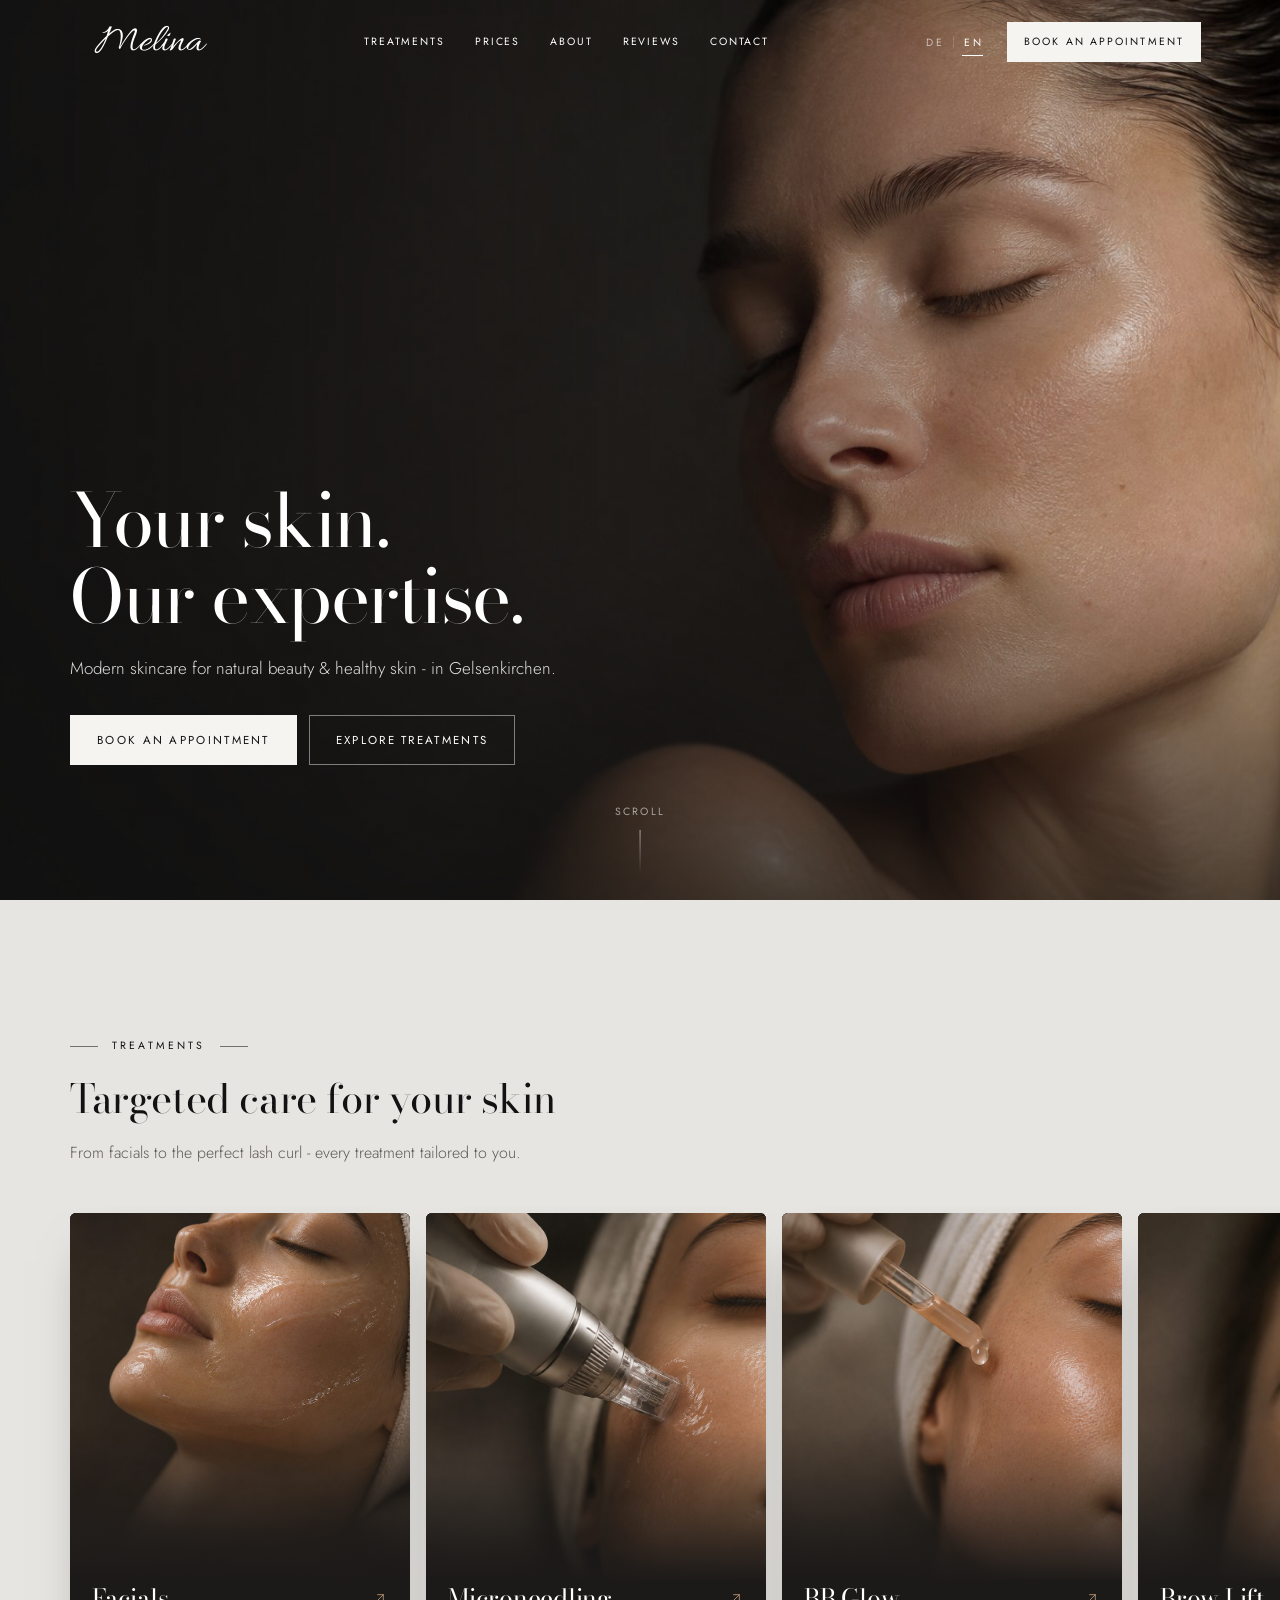
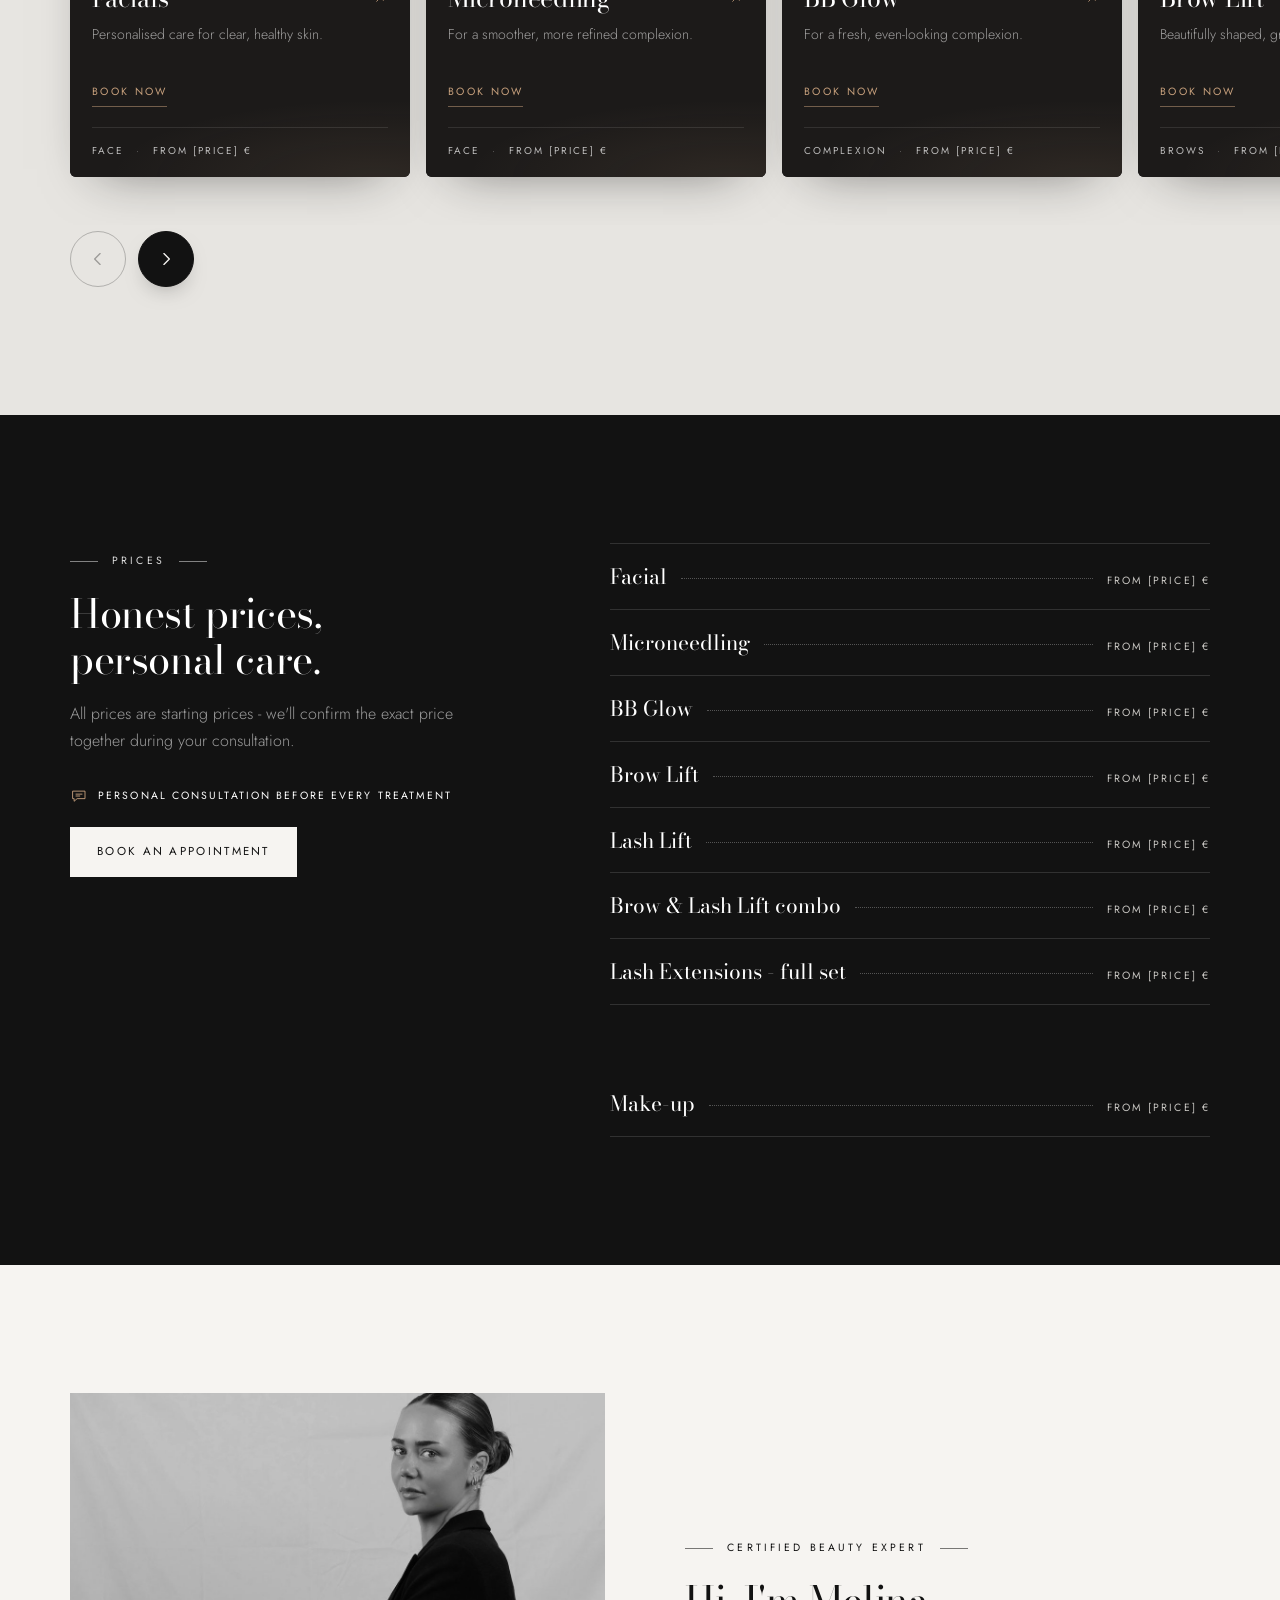
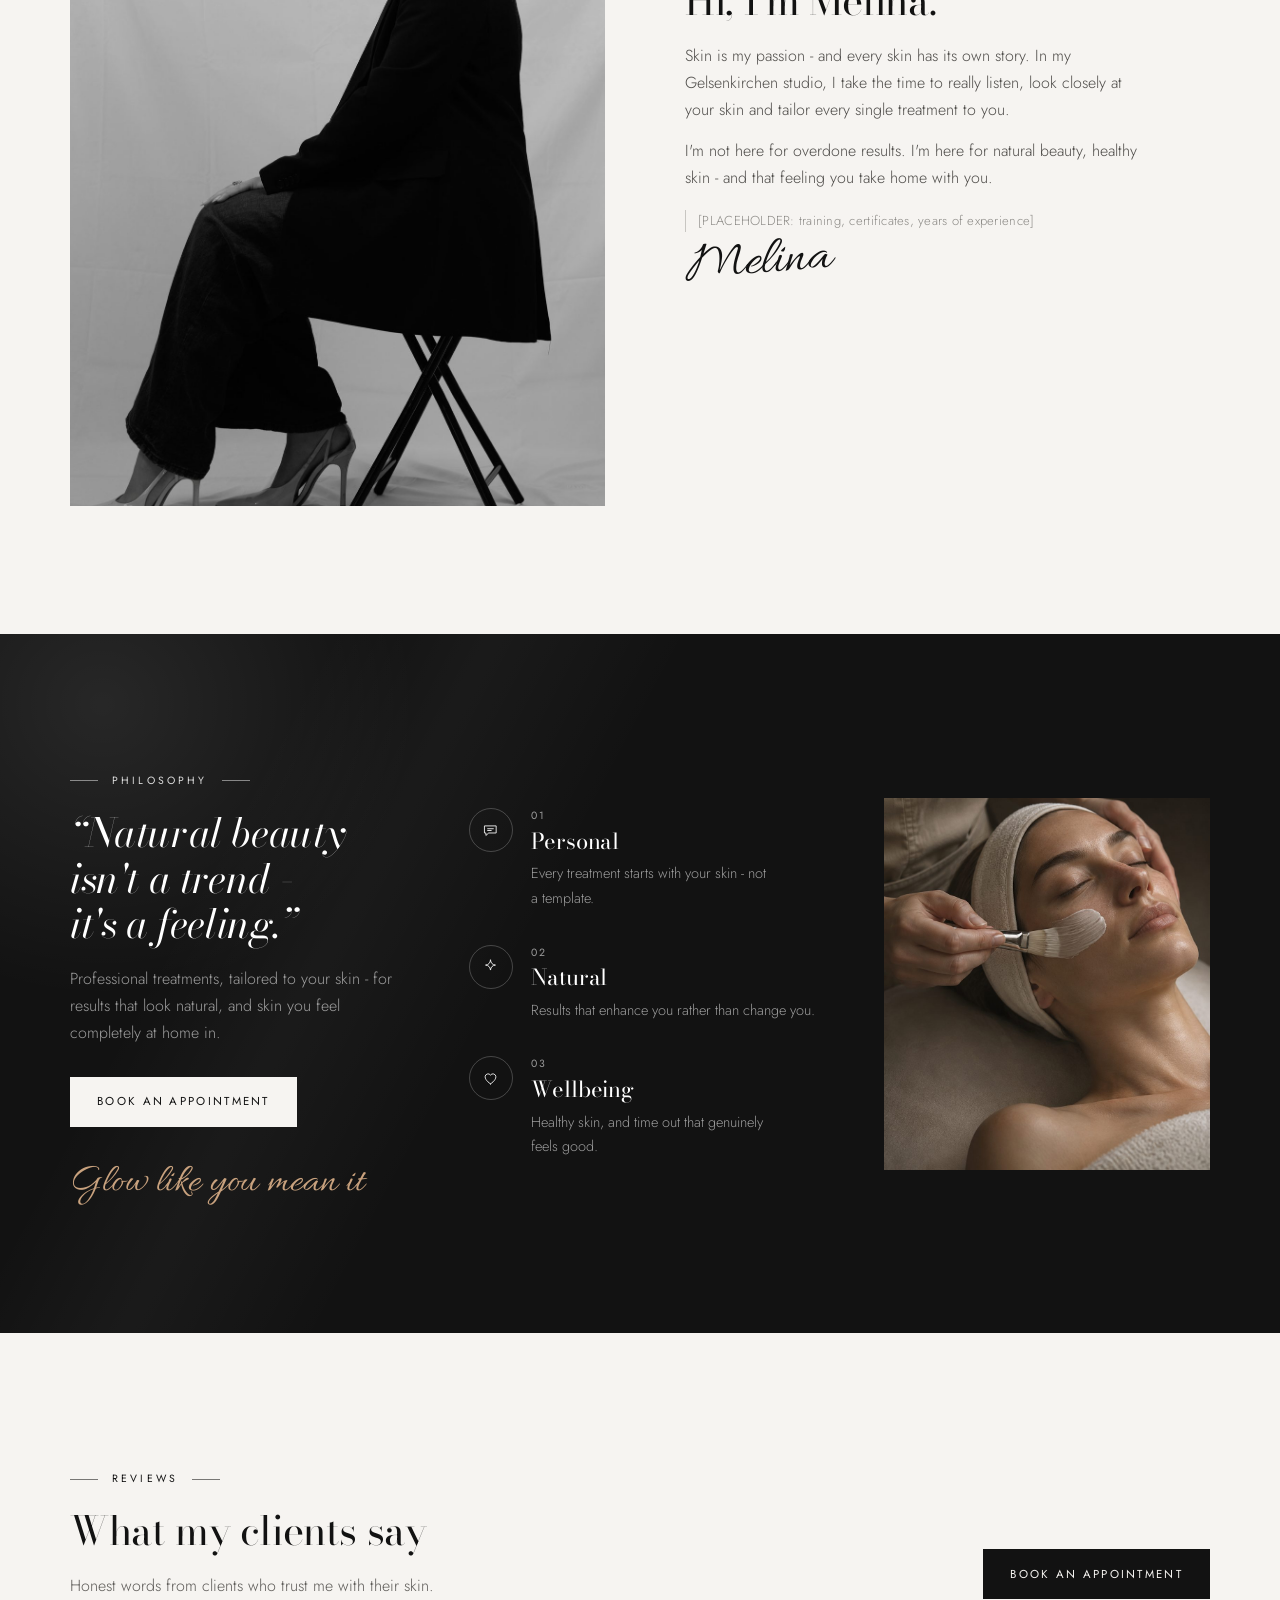
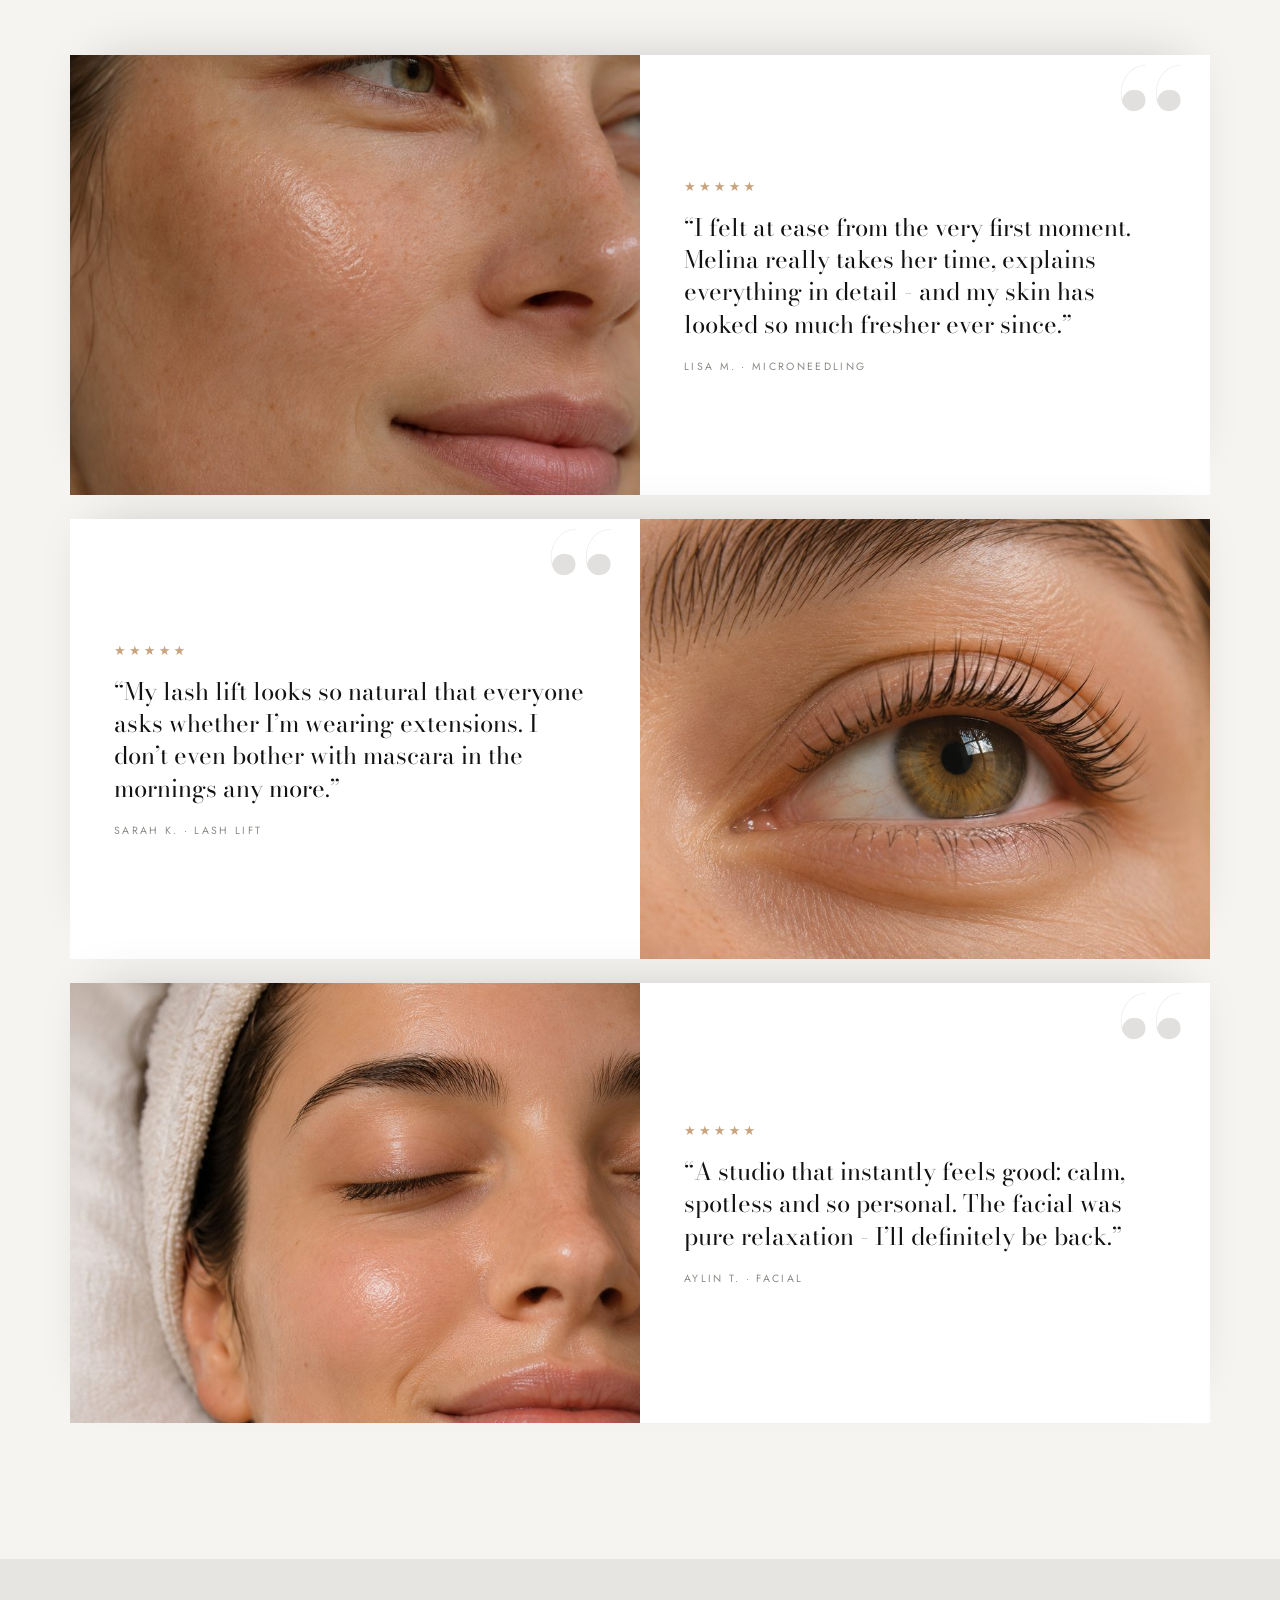
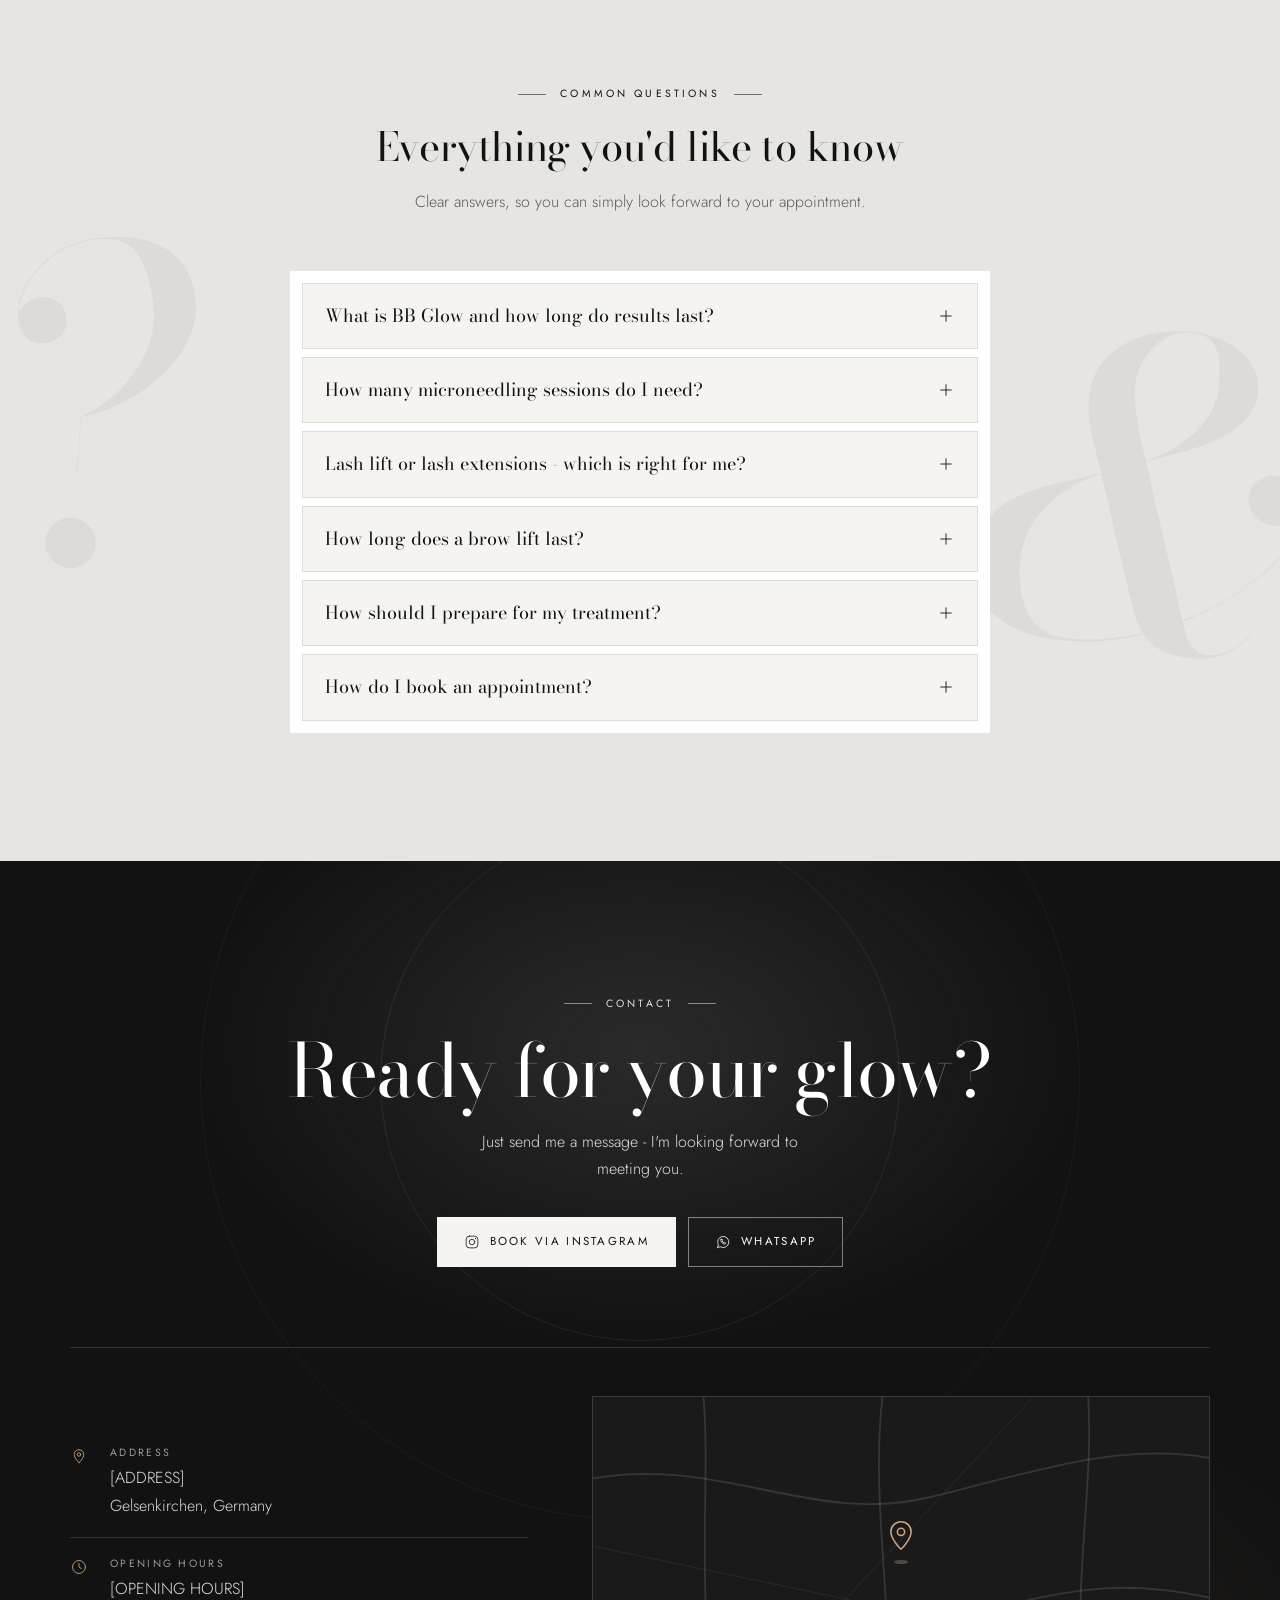
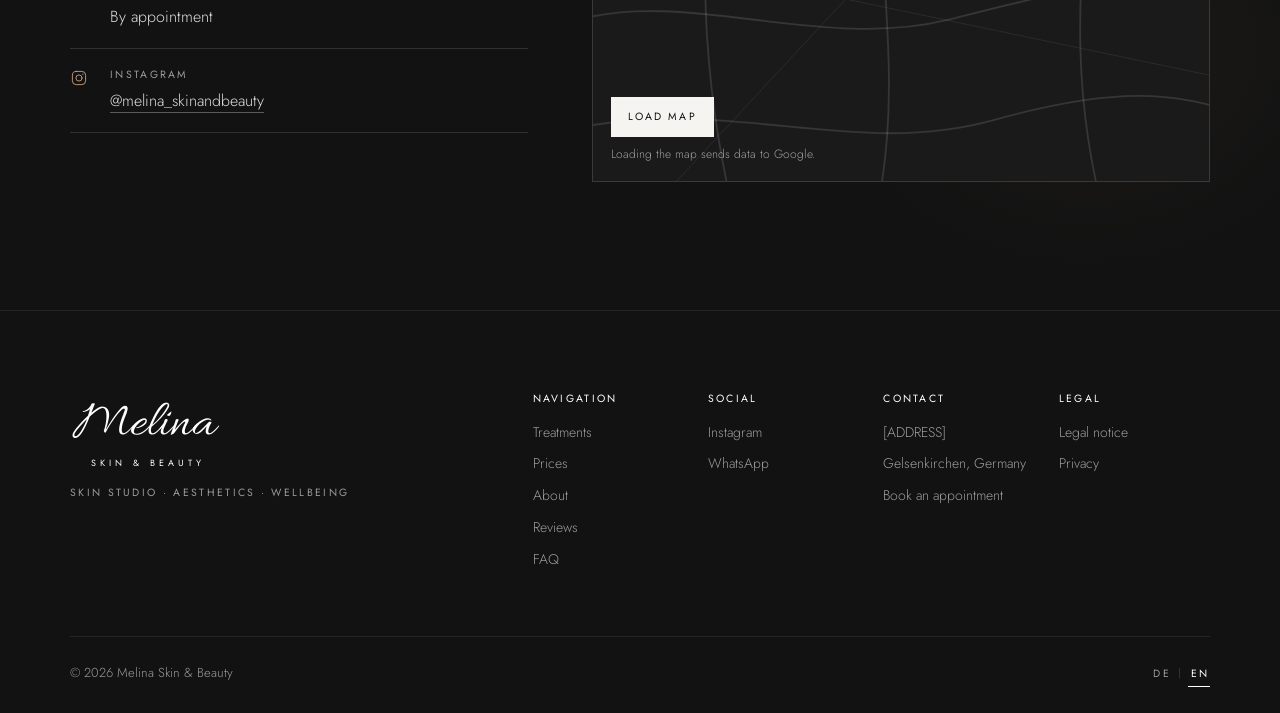
<file: index.html>
<!DOCTYPE html>
<html lang="de" data-page="home">
<head>
  <meta charset="utf-8">
  <meta name="viewport" content="width=device-width, initial-scale=1, viewport-fit=cover">
  <title>Melina Skin &amp; Beauty | Kosmetikstudio in Gelsenkirchen - Microneedling, BB Glow, Lash &amp; Browlift</title>
  <meta name="description" content="Dein Kosmetikstudio in Gelsenkirchen: Gesichtsbehandlungen, Microneedling, BB Glow, Brow- &amp; Lashlift und Lash Extensions - individuell und natürlich schön.">
  <meta name="theme-color" content="#121212">

  <!-- [DOMAIN] - replace https://www.melina-skinandbeauty.de with the real domain -->
  <link rel="canonical" href="https://www.melina-skinandbeauty.de/">
  <link rel="alternate" hreflang="de" href="https://www.melina-skinandbeauty.de/">
  <link rel="alternate" hreflang="en" href="https://www.melina-skinandbeauty.de/?lang=en">
  <link rel="alternate" hreflang="x-default" href="https://www.melina-skinandbeauty.de/">

  <!-- Open Graph -->
  <meta property="og:type" content="website">
  <meta property="og:site_name" content="Melina Skin &amp; Beauty">
  <meta property="og:title" content="Melina Skin &amp; Beauty | Kosmetikstudio in Gelsenkirchen - Microneedling, BB Glow, Lash &amp; Browlift">
  <meta property="og:description" content="Dein Kosmetikstudio in Gelsenkirchen: Gesichtsbehandlungen, Microneedling, BB Glow, Brow- &amp; Lashlift und Lash Extensions - individuell und natürlich schön.">
  <meta property="og:url" content="https://www.melina-skinandbeauty.de/">
  <meta property="og:image" content="https://www.melina-skinandbeauty.de/images/og-image.png">
  <meta property="og:image:width" content="1200">
  <meta property="og:image:height" content="630">
  <meta property="og:locale" content="de_DE">
  <meta property="og:locale:alternate" content="en_GB">
  <meta name="twitter:card" content="summary_large_image">

  <link rel="icon" type="image/png" sizes="192x192" href="images/favicon.png">
  <link rel="apple-touch-icon" href="images/apple-touch-icon.png">

  <link rel="preconnect" href="https://fonts.googleapis.com">
  <link rel="preconnect" href="https://fonts.gstatic.com" crossorigin>
  <link rel="stylesheet" href="https://fonts.googleapis.com/css2?family=Allura&family=Bodoni+Moda:ital,opsz,wght@0,6..96,400;0,6..96,500;1,6..96,400&family=Jost:wght@300;400;500&display=swap">
  <link rel="preload" as="image" href="images/hero.jpg" fetchpriority="high">
  <link rel="stylesheet" href="styles.css">

  <script type="application/ld+json">
  {
    "@context": "https://schema.org",
    "@type": "BeautySalon",
    "name": "Melina Skin & Beauty",
    "description": "Kosmetikstudio in Gelsenkirchen: Gesichtsbehandlungen, Microneedling, BB Glow, Browlift, Lashlift und Lash Extensions.",
    "url": "https://www.melina-skinandbeauty.de/",
    "image": "https://www.melina-skinandbeauty.de/images/og-image.png",
    "logo": "https://www.melina-skinandbeauty.de/images/logo.png",
    "telephone": "[TELEFON]",
    "priceRange": "[PREISSPANNE]",
    "address": {
      "@type": "PostalAddress",
      "streetAddress": "[ADRESSE]",
      "postalCode": "[PLZ]",
      "addressLocality": "Gelsenkirchen",
      "addressRegion": "Nordrhein-Westfalen",
      "addressCountry": "DE"
    },
    "areaServed": "Gelsenkirchen",
    "sameAs": ["https://www.instagram.com/melina_skinandbeauty/"],
    "knowsLanguage": ["de", "en"],
    "hasOfferCatalog": {
      "@type": "OfferCatalog",
      "name": "Behandlungen",
      "itemListElement": [
        {"@type": "Offer", "itemOffered": {"@type": "Service", "name": "Gesichtsbehandlung"}},
        {"@type": "Offer", "itemOffered": {"@type": "Service", "name": "Microneedling"}},
        {"@type": "Offer", "itemOffered": {"@type": "Service", "name": "BB Glow"}},
        {"@type": "Offer", "itemOffered": {"@type": "Service", "name": "Browlift"}},
        {"@type": "Offer", "itemOffered": {"@type": "Service", "name": "Lashlift"}},
        {"@type": "Offer", "itemOffered": {"@type": "Service", "name": "Lash Extensions"}},
        {"@type": "Offer", "itemOffered": {"@type": "Service", "name": "Make-up"}}
      ]
    }
  }
  </script>
</head>
<body>
  <!-- ===================== ICON SPRITE (thin line icons) ===================== -->
  <svg class="sprite" aria-hidden="true" focusable="false">
    <symbol id="i-facial" viewBox="0 0 24 24"><path d="M12 2.8c-3.9 0-6.6 3-6.6 7.3 0 4.7 3 10.1 6.6 10.1s6.6-5.4 6.6-10.1C18.6 5.8 15.9 2.8 12 2.8z"/><path d="M8.5 10.6c.7.6 1.6.6 2.3 0M13.2 10.6c.7.6 1.6.6 2.3 0M10.3 15.4c1.1.6 2.3.6 3.4 0"/></symbol>
    <symbol id="i-needle" viewBox="0 0 24 24"><path d="M17.6 2.9l3.5 3.5-9.4 9.4-3.5-3.5z"/><path d="M15.1 5.4l3.5 3.5M8.6 13.9L4.3 18.2"/><path d="M3.2 21.1h.01M6.1 21.4h.01M2.9 15.9h.01M2.6 18.6h.01" stroke-width="1.8"/></symbol>
    <symbol id="i-glow" viewBox="0 0 24 24"><circle cx="12" cy="12" r="4.3"/><path d="M12 2.4v2.7M12 18.9v2.7M2.4 12h2.7M18.9 12h2.7M5.2 5.2l1.9 1.9M16.9 16.9l1.9 1.9M5.2 18.8l1.9-1.9M16.9 7.1l1.9-1.9"/></symbol>
    <symbol id="i-brow" viewBox="0 0 24 24"><path d="M2.8 9.8c3.2-3.4 9-4.6 14.8-2.8 1.4.4 2.6 1.1 3.6 1.9"/><path d="M5.5 8l-.6-1.6M8.6 6.6l-.4-1.8M12 6l-.1-1.8M15.3 6.2l.3-1.7M18.3 7.2l.6-1.5"/><path d="M4 16.4c2.4-2.5 5-3.7 8-3.7s5.6 1.2 8 3.7c-2.4 2.4-5 3.5-8 3.5s-5.6-1.1-8-3.5z"/><circle cx="12" cy="16.3" r="1.7"/></symbol>
    <symbol id="i-lashlift" viewBox="0 0 24 24"><path d="M3 14.2c2.5-3 5.5-4.5 9-4.5s6.5 1.5 9 4.5c-2.5 2.5-5.5 3.6-9 3.6s-6.5-1.1-9-3.6z"/><circle cx="12" cy="13.9" r="2.3"/><path d="M6.4 10.9c-.4-1.4 0-2.7.9-3.5M9.4 9.9c-.1-1.5.4-2.8 1.3-3.5M12.7 9.7c.1-1.5.8-2.7 1.8-3.3M15.8 10.3c.4-1.4 1.2-2.4 2.3-2.8"/></symbol>
    <symbol id="i-lashext" viewBox="0 0 24 24"><path d="M3 8.6c2.5 3.5 5.5 5.2 9 5.2s6.5-1.7 9-5.2"/><path d="M4.9 11l-1.8 3.1M7.6 12.7l-1.1 3.6M10.5 13.6l-.4 4M13.5 13.6l.4 4M16.4 12.7l1.1 3.6M19.1 11l1.8 3.1"/><path d="M19.5 2.6c.2 1.3.8 1.9 2 2.1-1.2.2-1.8.8-2 2.1-.2-1.3-.8-1.9-2-2.1 1.2-.2 1.8-.8 2-2.1z"/></symbol>
    <symbol id="i-spark" viewBox="0 0 24 24"><path d="M12 3c.6 4.4 2.6 6.4 7 7-4.4.6-6.4 2.6-7 7-.6-4.4-2.6-6.4-7-7 4.4-.6 6.4-2.6 7-7z"/></symbol>
    <symbol id="i-drop" viewBox="0 0 24 24"><path d="M12 3.2c3.1 4 5.6 7 5.6 10.2a5.6 5.6 0 0 1-11.2 0c0-3.2 2.5-6.2 5.6-10.2z"/><path d="M9.4 14.2a2.8 2.8 0 0 0 2.4 2.6"/></symbol>
    <symbol id="i-heart" viewBox="0 0 24 24"><path d="M12 19.6s-7.6-4.6-7.6-10.1A4.2 4.2 0 0 1 12 7.2a4.2 4.2 0 0 1 7.6 2.3c0 5.5-7.6 10.1-7.6 10.1z"/></symbol>
    <symbol id="i-chat" viewBox="0 0 24 24"><path d="M4 5.5h16v10H9.5L5.5 19v-3.5H4z"/><path d="M8 9.5h8M8 12h5"/></symbol>
    <symbol id="i-insta" viewBox="0 0 24 24"><rect x="3.2" y="3.2" width="17.6" height="17.6" rx="5"/><circle cx="12" cy="12" r="4.1"/><circle cx="17.2" cy="6.8" r=".9" fill="currentColor" stroke="none"/></symbol>
    <symbol id="i-whatsapp" viewBox="0 0 24 24"><path d="M3.8 20.2l1.3-3.9a8.4 8.4 0 1 1 3 3z"/><path d="M9.1 8.3c.2-.5.6-.6.9-.6h.5l.9 2-.7.9c.5 1.1 1.4 2 2.5 2.5l.9-.7 2 .9v.5c0 .4-.2.9-.7 1.1-.6.3-1.4.4-2.5-.1-1.9-.8-3.3-2.3-4-4.1-.3-.9-.1-1.8.2-2.4z"/></symbol>
    <symbol id="i-pin" viewBox="0 0 24 24"><path d="M12 21s-6.4-6.1-6.4-11a6.4 6.4 0 0 1 12.8 0c0 4.9-6.4 11-6.4 11z"/><circle cx="12" cy="10" r="2.3"/></symbol>
    <symbol id="i-clock" viewBox="0 0 24 24"><circle cx="12" cy="12" r="8.6"/><path d="M12 7.2V12l3.2 2"/></symbol>
    <symbol id="i-arrow" viewBox="0 0 24 24"><path d="M4 12h15.5M14 6.5l5.5 5.5-5.5 5.5"/></symbol>
    <symbol id="i-plus" viewBox="0 0 24 24"><path d="M12 5v14M5 12h14"/></symbol>
    <symbol id="i-arrow-ur" viewBox="0 0 24 24"><path d="M7 17L17 7M8.5 7H17v8.5"/></symbol>
    <symbol id="i-chev" viewBox="0 0 24 24"><path d="M9.5 5.5L16 12l-6.5 6.5"/></symbol>
    <symbol id="i-drag" viewBox="0 0 24 24"><path d="M9 7l-5 5 5 5M15 7l5 5-5 5"/></symbol>
  </svg>

  <a class="skip-link" href="#main" data-i18n="a11y.skip">Zum Inhalt springen</a>

  <!-- ===================== NAVIGATION ===================== -->
  <header class="nav" id="nav">
    <div class="nav__bar container">
      <a class="logo logo--nav" href="#top" data-i18n-aria="a11y.home" aria-label="Melina Skin &amp; Beauty - zur Startseite">
        <span class="logo__script">Melina</span>
      </a>

      <nav class="nav__links" data-i18n-aria="a11y.mainNav" aria-label="Hauptnavigation">
        <a href="#behandlungen" data-i18n="nav.treatments">Behandlungen</a>
        <a href="#preise" data-i18n="nav.prices">Preise</a>
        <a href="#ueber-mich" data-i18n="nav.about">Über mich</a>
        <a href="#bewertungen" data-i18n="nav.reviews">Bewertungen</a>
        <a href="#kontakt" data-i18n="nav.contact">Kontakt</a>
      </nav>

      <div class="nav__actions">
        <div class="lang-switch" role="group" data-i18n-aria="a11y.lang" aria-label="Sprache wählen">
          <button type="button" data-lang="de" aria-pressed="true">DE</button>
          <span aria-hidden="true">|</span>
          <button type="button" data-lang="en" aria-pressed="false">EN</button>
        </div>
        <a class="btn btn--ink btn--sm js-book nav__cta" href="https://ig.me/m/melina_skinandbeauty" target="_blank" rel="noopener" data-i18n="nav.book">Termin anfragen</a>
        <button class="burger" type="button" aria-expanded="false" aria-controls="mobile-menu" data-i18n-aria="a11y.menuOpen" aria-label="Menü öffnen">
          <span></span><span></span>
        </button>
      </div>
    </div>
  </header>

  <!-- Mobile menu -->
  <div class="mmenu" id="mobile-menu" aria-hidden="true" inert>
    <div class="mmenu__inner container">
      <nav class="mmenu__links" data-i18n-aria="a11y.mainNav" aria-label="Hauptnavigation">
        <a href="#behandlungen"><span class="mmenu__num">01</span><span data-i18n="nav.treatments">Behandlungen</span></a>
        <a href="#preise"><span class="mmenu__num">02</span><span data-i18n="nav.prices">Preise</span></a>
        <a href="#ueber-mich"><span class="mmenu__num">03</span><span data-i18n="nav.about">Über mich</span></a>
        <a href="#bewertungen"><span class="mmenu__num">04</span><span data-i18n="nav.reviews">Bewertungen</span></a>
        <a href="#kontakt"><span class="mmenu__num">05</span><span data-i18n="nav.contact">Kontakt</span></a>
      </nav>
      <div class="mmenu__foot">
        <div class="lang-switch lang-switch--lg" role="group" data-i18n-aria="a11y.lang" aria-label="Sprache wählen">
          <button type="button" data-lang="de" aria-pressed="true">DE</button>
          <span aria-hidden="true">|</span>
          <button type="button" data-lang="en" aria-pressed="false">EN</button>
        </div>
        <a class="btn btn--ink btn--block js-book" href="https://ig.me/m/melina_skinandbeauty" target="_blank" rel="noopener">
          <svg class="ico" aria-hidden="true"><use href="#i-insta"/></svg><span data-i18n="nav.book">Termin anfragen</span>
        </a>
      </div>
    </div>
  </div>

  <main id="main">
    <!-- ===================== HERO ===================== -->
    <section class="hero" id="top">
      <div class="hero__media media media--hero" data-img="hero" data-alt="hero.alt" data-eager>
        <div class="hero__art" aria-hidden="true">
          <span class="hero__watermark">Melina</span>
          <div class="hero__arch">
            <span class="hero__arch-inner"></span>
            <span class="hero__arch-cap" data-i18n="ph.portrait">Porträt folgt</span>
          </div>
          <span class="hero__ring"></span>
        </div>
      </div>
      <div class="hero__shade" aria-hidden="true"></div>

      <div class="hero__content container">
        <div class="hero__copy">
          <h1 class="hero__title hero__in" style="--d:1" data-i18n-html="hero.title">Deine Haut.<br>Unsere Expertise.</h1>
          <p class="hero__sub hero__in" style="--d:2" data-i18n="hero.sub">Moderne Kosmetik für natürliche Schönheit &amp; gesunde Haut - in Gelsenkirchen.</p>
          <div class="btn-row hero__in" style="--d:3">
            <a class="btn btn--paper js-book" href="https://ig.me/m/melina_skinandbeauty" target="_blank" rel="noopener" data-i18n="hero.cta1">Termin anfragen</a>
            <a class="btn btn--ghost" href="#behandlungen" data-i18n="hero.cta2">Behandlungen entdecken</a>
          </div>
        </div>
      </div>

      <a class="hero__scroll" href="#behandlungen" aria-hidden="true" tabindex="-1">
        <span class="mono" data-i18n="hero.scroll">Scrollen</span><span class="hero__scroll-line"></span>
      </a>
    </section>

    <!-- ===================== 1 · BEHANDLUNGEN (horizontal carousel) ===================== -->
    <section class="section section--mist treat" id="behandlungen">
      <div class="container">
        <div class="sec-head">
          <div>
            <p class="label reveal"><span data-i18n="treat.label">Behandlungen</span></p>
            <h2 class="h2 reveal" style="--d:1" data-i18n="treat.title">Gezielte Pflege für deine Haut</h2>
            <p class="sec-head__text reveal" style="--d:2" data-i18n="treat.text">Von der Gesichtsbehandlung bis zum perfekten Augenaufschlag - jede Behandlung individuell auf dich abgestimmt.</p>
          </div>
        </div>
      </div>

      <div class="tslider reveal" style="--d:2" id="tslider" tabindex="0" role="region" data-i18n-aria="treat.slider" aria-label="Behandlungen - zum Blättern wischen">
        <ul class="tslider__track">
          <li class="tc">
            <div class="tc__media media" data-img="treat-facial" data-alt="treat.1.title">
              <div class="ph ph--dark"><svg class="ph__icon" aria-hidden="true"><use href="#i-facial"/></svg><span class="ph__cap" data-i18n="ph.photo">Foto folgt</span></div>
            </div>
            <div class="tc__body">
              <div class="tc__head"><h3 class="h3" data-i18n="treat.1.title">Gesichtsbehandlungen</h3><svg class="ico" aria-hidden="true"><use href="#i-arrow-ur"/></svg></div>
              <p class="tc__text" data-i18n="treat.1.text">Individuelle Pflege für eine reine, gesunde Haut.</p>
              <a class="tc__link js-book" href="https://ig.me/m/melina_skinandbeauty" target="_blank" rel="noopener" data-i18n="treat.more">Jetzt anfragen</a>
              <p class="tc__meta"><span data-i18n="treat.cat1">Gesicht</span><span class="tc__dot" aria-hidden="true">·</span><span data-i18n="treat.from">ab [PREIS] €</span></p>
            </div>
          </li>
          <li class="tc">
            <div class="tc__media media" data-img="treat-microneedling" data-alt="treat.2.title">
              <div class="ph ph--dark"><svg class="ph__icon" aria-hidden="true"><use href="#i-needle"/></svg><span class="ph__cap" data-i18n="ph.photo">Foto folgt</span></div>
            </div>
            <div class="tc__body">
              <div class="tc__head"><h3 class="h3" data-i18n="treat.2.title">Microneedling</h3><svg class="ico" aria-hidden="true"><use href="#i-arrow-ur"/></svg></div>
              <p class="tc__text" data-i18n="treat.2.text">Für ein ebenmäßiges, verfeinertes Hautbild.</p>
              <a class="tc__link js-book" href="https://ig.me/m/melina_skinandbeauty" target="_blank" rel="noopener" data-i18n="treat.more">Jetzt anfragen</a>
              <p class="tc__meta"><span data-i18n="treat.cat2">Gesicht</span><span class="tc__dot" aria-hidden="true">·</span><span data-i18n="treat.from">ab [PREIS] €</span></p>
            </div>
          </li>
          <li class="tc">
            <div class="tc__media media" data-img="treat-bbglow" data-alt="treat.3.title">
              <div class="ph ph--dark"><svg class="ph__icon" aria-hidden="true"><use href="#i-glow"/></svg><span class="ph__cap" data-i18n="ph.photo">Foto folgt</span></div>
            </div>
            <div class="tc__body">
              <div class="tc__head"><h3 class="h3" data-i18n="treat.3.title">BB Glow</h3><svg class="ico" aria-hidden="true"><use href="#i-arrow-ur"/></svg></div>
              <p class="tc__text" data-i18n="treat.3.text">Für einen frischen, ebenmäßigen Teint.</p>
              <a class="tc__link js-book" href="https://ig.me/m/melina_skinandbeauty" target="_blank" rel="noopener" data-i18n="treat.more">Jetzt anfragen</a>
              <p class="tc__meta"><span data-i18n="treat.cat3">Teint</span><span class="tc__dot" aria-hidden="true">·</span><span data-i18n="treat.from">ab [PREIS] €</span></p>
            </div>
          </li>
          <li class="tc">
            <div class="tc__media media" data-img="treat-browlift" data-alt="treat.4.title">
              <div class="ph ph--dark"><svg class="ph__icon" aria-hidden="true"><use href="#i-brow"/></svg><span class="ph__cap" data-i18n="ph.photo">Foto folgt</span></div>
            </div>
            <div class="tc__body">
              <div class="tc__head"><h3 class="h3" data-i18n="treat.4.title">Browlift</h3><svg class="ico" aria-hidden="true"><use href="#i-arrow-ur"/></svg></div>
              <p class="tc__text" data-i18n="treat.4.text">Perfekt geformte, gepflegte Brauen.</p>
              <a class="tc__link js-book" href="https://ig.me/m/melina_skinandbeauty" target="_blank" rel="noopener" data-i18n="treat.more">Jetzt anfragen</a>
              <p class="tc__meta"><span data-i18n="treat.cat4">Brauen</span><span class="tc__dot" aria-hidden="true">·</span><span data-i18n="treat.from">ab [PREIS] €</span></p>
            </div>
          </li>
          <li class="tc">
            <div class="tc__media media" data-img="treat-lashlift" data-alt="treat.5.title">
              <div class="ph ph--dark"><svg class="ph__icon" aria-hidden="true"><use href="#i-lashlift"/></svg><span class="ph__cap" data-i18n="ph.photo">Foto folgt</span></div>
            </div>
            <div class="tc__body">
              <div class="tc__head"><h3 class="h3" data-i18n="treat.5.title">Lashlift</h3><svg class="ico" aria-hidden="true"><use href="#i-arrow-ur"/></svg></div>
              <p class="tc__text" data-i18n="treat.5.text">Natürlich geschwungene Wimpern ohne Extensions.</p>
              <a class="tc__link js-book" href="https://ig.me/m/melina_skinandbeauty" target="_blank" rel="noopener" data-i18n="treat.more">Jetzt anfragen</a>
              <p class="tc__meta"><span data-i18n="treat.cat5">Wimpern</span><span class="tc__dot" aria-hidden="true">·</span><span data-i18n="treat.from">ab [PREIS] €</span></p>
            </div>
          </li>
          <li class="tc">
            <div class="tc__media media" data-img="treat-lashext" data-alt="treat.6.title">
              <div class="ph ph--dark"><svg class="ph__icon" aria-hidden="true"><use href="#i-lashext"/></svg><span class="ph__cap" data-i18n="ph.photo">Foto folgt</span></div>
            </div>
            <div class="tc__body">
              <div class="tc__head"><h3 class="h3" data-i18n="treat.6.title">Lash Extensions</h3><svg class="ico" aria-hidden="true"><use href="#i-arrow-ur"/></svg></div>
              <p class="tc__text" data-i18n="treat.6.text">Von natürlich bis ausdrucksstark.</p>
              <a class="tc__link js-book" href="https://ig.me/m/melina_skinandbeauty" target="_blank" rel="noopener" data-i18n="treat.more">Jetzt anfragen</a>
              <p class="tc__meta"><span data-i18n="treat.cat6">Wimpern</span><span class="tc__dot" aria-hidden="true">·</span><span data-i18n="treat.from">ab [PREIS] €</span></p>
            </div>
          </li>
        </ul>
      </div>

      <div class="container cnav reveal">
        <button class="cnav__btn cnav__btn--prev" type="button" data-dir="-1" data-i18n-aria="a11y.prev" aria-label="Vorherige Behandlungen"><svg class="ico" aria-hidden="true"><use href="#i-chev"/></svg></button>
        <button class="cnav__btn" type="button" data-dir="1" data-i18n-aria="a11y.next" aria-label="Weitere Behandlungen"><svg class="ico" aria-hidden="true"><use href="#i-chev"/></svg></button>
      </div>
    </section>

    <!-- ===================== 2 · PREISE ===================== -->
    <section class="section section--ink prices" id="preise">
      <div class="container prices__grid">
        <div class="prices__intro">
          <p class="label label--light reveal"><span data-i18n="prices.label">Preise</span></p>
          <h2 class="h2 reveal" style="--d:1" data-i18n="prices.title">Ehrliche Preise, individuelle Pflege.</h2>
          <p class="reveal" style="--d:2" data-i18n="prices.text">Alle Preise sind Startpreise - den genauen Preis besprechen wir gemeinsam in deiner Beratung.</p>
        </div>
        <ul class="plist">
          <li class="reveal"><span class="plist__name" data-i18n="prices.1">Gesichtsbehandlung</span><span class="plist__dots" aria-hidden="true"></span><span class="plist__price" data-i18n="prices.from">ab [PREIS] €</span></li>
          <li class="reveal"><span class="plist__name" data-i18n="prices.2">Microneedling</span><span class="plist__dots" aria-hidden="true"></span><span class="plist__price" data-i18n="prices.from">ab [PREIS] €</span></li>
          <li class="reveal"><span class="plist__name" data-i18n="prices.3">BB Glow</span><span class="plist__dots" aria-hidden="true"></span><span class="plist__price" data-i18n="prices.from">ab [PREIS] €</span></li>
          <li class="reveal"><span class="plist__name" data-i18n="prices.4">Browlift</span><span class="plist__dots" aria-hidden="true"></span><span class="plist__price" data-i18n="prices.from">ab [PREIS] €</span></li>
          <li class="reveal"><span class="plist__name" data-i18n="prices.5">Lashlift</span><span class="plist__dots" aria-hidden="true"></span><span class="plist__price" data-i18n="prices.from">ab [PREIS] €</span></li>
          <li class="reveal"><span class="plist__name" data-i18n="prices.6">Brow- &amp; Lashlift Kombi</span><span class="plist__dots" aria-hidden="true"></span><span class="plist__price" data-i18n="prices.from">ab [PREIS] €</span></li>
          <li class="reveal"><span class="plist__name" data-i18n="prices.7">Lash Extensions Neuset</span><span class="plist__dots" aria-hidden="true"></span><span class="plist__price" data-i18n="prices.from">ab [PREIS] €</span></li>
          <li class="reveal"><span class="plist__name" data-i18n="prices.8">Lash Extensions Auffüllen</span><span class="plist__dots" aria-hidden="true"></span><span class="plist__price" data-i18n="prices.from">ab [PREIS] €</span></li>
          <li class="reveal"><span class="plist__name" data-i18n="prices.9">Make-up</span><span class="plist__dots" aria-hidden="true"></span><span class="plist__price" data-i18n="prices.from">ab [PREIS] €</span></li>
        </ul>
        <div class="prices__cta">
            <p class="prices__note reveal" style="--d:3"><svg class="ico" aria-hidden="true"><use href="#i-chat"/></svg><span data-i18n="prices.note">Individuelle Beratung vor jeder Behandlung</span></p>
            <a class="btn btn--paper js-book reveal" style="--d:4" href="https://ig.me/m/melina_skinandbeauty" target="_blank" rel="noopener" data-i18n="prices.cta">Termin anfragen</a>
        </div>
      </div>
    </section>

    <!-- ===================== 3 · ÜBER MICH (NAVARA: About) ===================== -->
    <section class="section about" id="ueber-mich">
      <div class="container about__grid">
        <div class="about__media reveal">
          <div class="media media--frame" data-img="about" data-alt="about.alt">
            <div class="ph">
              <span class="ph__frame"></span>
              <svg class="ph__icon" aria-hidden="true"><use href="#i-spark"/></svg>
              <span class="ph__cap" data-i18n="ph.portrait">Porträt folgt</span>
            </div>
          </div>
        </div>
        <div class="about__copy">
          <p class="label reveal"><span data-i18n="about.label">Certified Beauty Expert</span></p>
          <h2 class="h2 reveal" style="--d:1" data-i18n="about.title">Hi, ich bin Melina.</h2>
          <p class="reveal" style="--d:2" data-i18n="about.p1">Haut ist meine Leidenschaft - und jede Haut erzählt ihre eigene Geschichte. In meinem Studio in Gelsenkirchen nehme ich mir Zeit für dich: Ich höre zu, schaue mir deine Haut genau an und stimme jede Behandlung individuell auf dich ab.</p>
          <p class="reveal" style="--d:2" data-i18n="about.p2">Mir geht es nicht um maskenhafte Ergebnisse, sondern um natürliche Schönheit, gesunde Haut und das gute Gefühl, mit dem du nach Hause gehst.</p>
          <p class="placeholder-text reveal" style="--d:3" data-i18n="about.facts">[PLATZHALTER: Ausbildung, Zertifikate, Jahre Erfahrung]</p>
          <div class="about__sign reveal" style="--d:3">
            <span class="hand hand--sign">Melina</span>
          </div>
          <a class="btn btn--ink js-book reveal" style="--d:4" href="https://ig.me/m/melina_skinandbeauty" target="_blank" rel="noopener" data-i18n="about.cta">Lerne mich kennen</a>
        </div>
      </div>
    </section>

    <!-- ===================== 4 · PHILOSOPHIE (NAVARA: Benefits, dark) ===================== -->
    <section class="section section--ink philo" id="philosophie">
      <div class="philo__sheen" aria-hidden="true"></div>
      <div class="container philo__grid">
        <div class="philo__intro">
          <p class="label label--light reveal"><span data-i18n="philo.label">Philosophie</span></p>
          <h2 class="h2 philo__quote reveal" style="--d:1" data-i18n="philo.quote">„Natürliche Schönheit ist kein Trend, sondern ein Gefühl.“</h2>
          <p class="reveal" style="--d:2" data-i18n="philo.text">Professionelle Behandlungen, individuell auf deine Haut abgestimmt - für Ergebnisse, die natürlich aussehen, und eine Haut, in der du dich rundum wohlfühlst.</p>
          <a class="btn btn--paper js-book reveal" style="--d:3" href="https://ig.me/m/melina_skinandbeauty" target="_blank" rel="noopener" data-i18n="nav.book">Termin anfragen</a>
          <p class="hand philo__hand reveal" style="--d:4">Glow like you mean it</p>
        </div>

        <ol class="philo__values">
          <li class="value reveal" style="--d:1">
            <span class="value__icon"><svg class="ico" aria-hidden="true"><use href="#i-chat"/></svg></span>
            <div>
              <span class="mono">01</span>
              <h3 class="h3" data-i18n="philo.v1.title">Individuell</h3>
              <p data-i18n="philo.v1.text">Jede Behandlung beginnt mit deiner Haut - nicht mit einem Schema.</p>
            </div>
          </li>
          <li class="value reveal" style="--d:2">
            <span class="value__icon"><svg class="ico" aria-hidden="true"><use href="#i-spark"/></svg></span>
            <div>
              <span class="mono">02</span>
              <h3 class="h3" data-i18n="philo.v2.title">Natürlich</h3>
              <p data-i18n="philo.v2.text">Ergebnisse, die dich unterstreichen, statt dich zu verändern.</p>
            </div>
          </li>
          <li class="value reveal" style="--d:3">
            <span class="value__icon"><svg class="ico" aria-hidden="true"><use href="#i-heart"/></svg></span>
            <div>
              <span class="mono">03</span>
              <h3 class="h3" data-i18n="philo.v3.title">Wohlfühlen</h3>
              <p data-i18n="philo.v3.text">Gesunde Haut und eine Auszeit, die dir richtig guttut.</p>
            </div>
          </li>
        </ol>

        <div class="philo__media reveal" style="--d:2">
          <div class="media media--dark" data-img="philosophy" data-alt="philo.alt">
            <div class="ph ph--dark">
              <span class="ph__frame"></span>
              <svg class="ph__icon" aria-hidden="true"><use href="#i-facial"/></svg>
              <span class="ph__cap" data-i18n="ph.photo">Foto folgt</span>
            </div>
          </div>
        </div>
      </div>
    </section>

    <!-- ===================== 5 · BEWERTUNGEN (NAVARA: Testimonials stack) ===================== -->
    <section class="section reviews" id="bewertungen">
      <div class="container">
        <div class="sec-head sec-head--split">
          <div>
            <p class="label reveal"><span data-i18n="reviews.label">Bewertungen</span></p>
            <h2 class="h2 reveal" style="--d:1" data-i18n="reviews.title">Was meine Kundinnen sagen</h2>
            <p class="sec-head__text reveal" style="--d:2" data-i18n="reviews.text">Ehrliche Worte von Kundinnen, die mir ihre Haut anvertrauen.</p>
          </div>
          <a class="btn btn--ink js-book reveal" style="--d:2" href="https://ig.me/m/melina_skinandbeauty" target="_blank" rel="noopener" data-i18n="reviews.cta">Termin anfragen</a>
        </div>

        <!-- SAMPLE REVIEWS for the mockup - replace with real client reviews before going live (fake reviews are illegal in Germany, § 5b UWG) -->
        <div class="rstack">
          <figure class="rcard" style="--i:0">
            <div class="rcard__media">
              <div class="rcard__oval media" data-img="review-1" data-alt="reviews.alt">
                <div class="ph ph--dark"><svg class="ph__icon" aria-hidden="true"><use href="#i-spark"/></svg><span class="ph__cap" data-i18n="ph.photo">Foto folgt</span></div>
              </div>
            </div>
            <blockquote class="rcard__quote">
              <p class="rcard__stars" aria-hidden="true">★★★★★</p>
              <p class="rcard__text" data-i18n="reviews.1.text">…</p>
              <figcaption class="mono" data-i18n="reviews.1.name">…</figcaption>
            </blockquote>
          </figure>
          <figure class="rcard rcard--rev" style="--i:1">
            <div class="rcard__media">
              <div class="rcard__oval media" data-img="review-2" data-alt="reviews.alt">
                <div class="ph ph--dark"><svg class="ph__icon" aria-hidden="true"><use href="#i-spark"/></svg><span class="ph__cap" data-i18n="ph.photo">Foto folgt</span></div>
              </div>
            </div>
            <blockquote class="rcard__quote">
              <p class="rcard__stars" aria-hidden="true">★★★★★</p>
              <p class="rcard__text" data-i18n="reviews.2.text">…</p>
              <figcaption class="mono" data-i18n="reviews.2.name">…</figcaption>
            </blockquote>
          </figure>
          <figure class="rcard" style="--i:2">
            <div class="rcard__media">
              <div class="rcard__oval media" data-img="review-3" data-alt="reviews.alt">
                <div class="ph ph--dark"><svg class="ph__icon" aria-hidden="true"><use href="#i-spark"/></svg><span class="ph__cap" data-i18n="ph.photo">Foto folgt</span></div>
              </div>
            </div>
            <blockquote class="rcard__quote">
              <p class="rcard__stars" aria-hidden="true">★★★★★</p>
              <p class="rcard__text" data-i18n="reviews.3.text">…</p>
              <figcaption class="mono" data-i18n="reviews.3.name">…</figcaption>
            </blockquote>
          </figure>
        </div>
      </div>
    </section>

    <!-- ===================== 6 · FAQ ===================== -->
    <section class="section section--mist faq" id="faq">
      <span class="faq__deco faq__deco--l" aria-hidden="true">?</span>
      <span class="faq__deco faq__deco--r" aria-hidden="true">&amp;</span>
      <div class="container">
        <div class="sec-head sec-head--center">
          <p class="label reveal"><span data-i18n="faq.label">Häufige Fragen</span></p>
          <h2 class="h2 reveal" style="--d:1" data-i18n="faq.title">Alles, was du wissen möchtest</h2>
          <p class="sec-head__text reveal" style="--d:2" data-i18n="faq.text">Klare Antworten, damit du dich auf deinen Termin freuen kannst.</p>
        </div>
        <div class="accordion reveal" style="--d:2">
          <div class="acc">
            <h3 class="acc__h"><button class="acc__btn" type="button" aria-expanded="false" aria-controls="faq-a1" id="faq-q1"><span data-i18n="faq.1.q">Was ist BB Glow und wie lange hält das Ergebnis?</span><svg class="ico acc__icon" aria-hidden="true"><use href="#i-plus"/></svg></button></h3>
            <div class="acc__panel" id="faq-a1" role="region" aria-labelledby="faq-q1"><div><p data-i18n="faq.1.a">BB Glow ist eine semipermanente Behandlung, bei der getönte Seren mittels Microneedling in die oberste Hautschicht eingebracht werden. Der Teint wirkt danach frischer und ebenmäßiger. Wie lange das Ergebnis sichtbar bleibt, hängt von deiner Haut und deiner Pflege ab - in der Regel einige Wochen. Für ein intensiveres Ergebnis sind oft mehrere Sitzungen sinnvoll.</p></div></div>
          </div>
          <div class="acc">
            <h3 class="acc__h"><button class="acc__btn" type="button" aria-expanded="false" aria-controls="faq-a2" id="faq-q2"><span data-i18n="faq.2.q">Wie viele Microneedling-Sitzungen sind sinnvoll?</span><svg class="ico acc__icon" aria-hidden="true"><use href="#i-plus"/></svg></button></h3>
            <div class="acc__panel" id="faq-a2" role="region" aria-labelledby="faq-q2"><div><p data-i18n="faq.2.a">Das hängt von deiner Haut und deinem Ziel ab. Häufig wird eine Serie von mehreren Sitzungen im Abstand von einigen Wochen empfohlen. Wie viele für dich sinnvoll sind, besprechen wir gemeinsam bei deiner Hautanalyse.</p></div></div>
          </div>
          <div class="acc">
            <h3 class="acc__h"><button class="acc__btn" type="button" aria-expanded="false" aria-controls="faq-a3" id="faq-q3"><span data-i18n="faq.3.q">Lashlift oder Lash Extensions - was passt zu mir?</span><svg class="ico acc__icon" aria-hidden="true"><use href="#i-plus"/></svg></button></h3>
            <div class="acc__panel" id="faq-a3" role="region" aria-labelledby="faq-q3"><div><p data-i18n="faq.3.a">Ein Lashlift betont deine eigenen Wimpern und ist sehr pflegeleicht - ideal, wenn du es natürlich magst. Lash Extensions sorgen für mehr Länge und Volumen, brauchen aber regelmäßiges Auffüllen. Ich berate dich gern, was zu deinen Wimpern und deinem Alltag passt.</p></div></div>
          </div>
          <div class="acc">
            <h3 class="acc__h"><button class="acc__btn" type="button" aria-expanded="false" aria-controls="faq-a4" id="faq-q4"><span data-i18n="faq.4.q">Wie lange hält ein Browlift?</span><svg class="ico acc__icon" aria-hidden="true"><use href="#i-plus"/></svg></button></h3>
            <div class="acc__panel" id="faq-a4" role="region" aria-labelledby="faq-q4"><div><p data-i18n="faq.4.a">Ein Browlift hält meist mehrere Wochen. Wie lange genau, hängt vor allem von deinem natürlichen Haarwachstum und deiner Pflege zu Hause ab - Tipps dazu bekommst du nach der Behandlung.</p></div></div>
          </div>
          <div class="acc">
            <h3 class="acc__h"><button class="acc__btn" type="button" aria-expanded="false" aria-controls="faq-a5" id="faq-q5"><span data-i18n="faq.5.q">Wie bereite ich mich auf meine Behandlung vor?</span><svg class="ico acc__icon" aria-hidden="true"><use href="#i-plus"/></svg></button></h3>
            <div class="acc__panel" id="faq-a5" role="region" aria-labelledby="faq-q5"><div><p data-i18n="faq.5.a">Komm je nach Behandlung am besten ohne Make-up bzw. Augen-Make-up. Vor Microneedling und BB Glow solltest du einige Tage auf Peelings, Retinol und intensive Sonne verzichten. Sag mir bitte vorab Bescheid, wenn du Medikamente nimmst, schwanger bist oder Hautprobleme hast - alle Details bekommst du vor deinem Termin.</p></div></div>
          </div>
          <div class="acc">
            <h3 class="acc__h"><button class="acc__btn" type="button" aria-expanded="false" aria-controls="faq-a6" id="faq-q6"><span data-i18n="faq.6.q">Wie buche ich einen Termin?</span><svg class="ico acc__icon" aria-hidden="true"><use href="#i-plus"/></svg></button></h3>
            <div class="acc__panel" id="faq-a6" role="region" aria-labelledby="faq-q6"><div><p data-i18n="faq.6.a">Am einfachsten per Instagram-Direktnachricht an @melina_skinandbeauty oder per WhatsApp. Schreib mir, welche Behandlung dich interessiert - ich melde mich mit einem Terminvorschlag.</p></div></div>
          </div>
        </div>
      </div>
    </section>

    <!-- ===================== 7 · KONTAKT (NAVARA: CTA) ===================== -->
    <section class="cta" id="kontakt">
      <div class="cta__bg" aria-hidden="true">
        <span class="cta__glow"></span>
        <span class="cta__ring cta__ring--1"></span>
        <span class="cta__ring cta__ring--2"></span>
      </div>
      <div class="container cta__inner">
        <div class="cta__head">
          <p class="label label--light reveal"><span data-i18n="contact.label">Kontakt</span></p>
          <h2 class="cta__title reveal" style="--d:1" data-i18n="contact.title">Bereit für deinen Glow?</h2>
          <p class="cta__text reveal" style="--d:2" data-i18n="contact.text">Schreib mir einfach - ich freue mich auf dich.</p>
          <div class="btn-row btn-row--center reveal" style="--d:3">
            <a class="btn btn--paper js-book" href="https://ig.me/m/melina_skinandbeauty" target="_blank" rel="noopener"><svg class="ico" aria-hidden="true"><use href="#i-insta"/></svg><span data-i18n="contact.ig">Termin per Instagram anfragen</span></a>
            <a class="btn btn--ghost js-whatsapp" href="#" target="_blank" rel="noopener"><svg class="ico" aria-hidden="true"><use href="#i-whatsapp"/></svg><span data-i18n="contact.wa">WhatsApp</span></a>
          </div>
        </div>

        <div class="cta__info">
          <ul class="info-list">
            <li class="reveal">
              <svg class="ico" aria-hidden="true"><use href="#i-pin"/></svg>
              <div><p class="mono" data-i18n="contact.addressLabel">Adresse</p><p><span data-i18n="contact.address">[ADRESSE]</span><br><span data-i18n="contact.city">Gelsenkirchen</span></p></div>
            </li>
            <li class="reveal" style="--d:1">
              <svg class="ico" aria-hidden="true"><use href="#i-clock"/></svg>
              <div><p class="mono" data-i18n="contact.hoursLabel">Öffnungszeiten</p><p><span data-i18n="contact.hours">[ÖFFNUNGSZEITEN]</span><br><span data-i18n="contact.hoursNote">Termine nach Vereinbarung</span></p></div>
            </li>
            <li class="reveal" style="--d:2">
              <svg class="ico" aria-hidden="true"><use href="#i-insta"/></svg>
              <div><p class="mono" data-i18n="contact.socialLabel">Instagram</p><p><a href="https://www.instagram.com/melina_skinandbeauty/" target="_blank" rel="noopener">@melina_skinandbeauty</a></p></div>
            </li>
          </ul>
          <div class="map reveal" style="--d:2" id="map">
            <div class="map__ph">
              <svg class="map__lines" viewBox="0 0 400 260" preserveAspectRatio="xMidYMid slice" aria-hidden="true">
                <path d="M-10 60 C80 40 140 90 220 70 S360 30 420 50"/><path d="M-10 150 C60 130 150 170 230 150 S340 120 420 140"/><path d="M-10 220 C90 200 170 240 260 215 S380 200 420 210"/>
                <path d="M70 -10 C80 60 60 140 90 270"/><path d="M190 -10 C175 80 205 170 185 270"/><path d="M320 -10 C330 70 300 150 330 270"/>
                <path d="M-10 100 L420 190" class="thin"/><path d="M40 270 L300 -10" class="thin"/>
              </svg>
              <span class="map__pin"><svg class="ico" aria-hidden="true"><use href="#i-pin"/></svg></span>
              <div class="map__cta">
                <button class="btn btn--paper btn--sm" type="button" id="map-load" data-i18n="contact.mapLoad">Karte laden</button>
                <p class="map__note" data-i18n="contact.mapNote">Beim Laden der Karte werden Daten an Google übertragen.</p>
              </div>
            </div>
          </div>
        </div>
      </div>
    </section>
  </main>

  <!-- ===================== FOOTER ===================== -->
  <footer class="footer">
    <div class="container footer__grid">
      <div class="footer__brand">
        <a class="logo logo--light" href="#top" data-i18n-aria="a11y.home" aria-label="Melina Skin &amp; Beauty - zur Startseite">
          <span class="logo__script">Melina</span>
          <span class="logo__sub">Skin &amp; Beauty</span>
        </a>
        <p class="mono footer__tag" data-i18n="brand.tagline">Kosmetikstudio · Ästhetik · Wohlbefinden</p>
      </div>
      <div class="footer__cols">
        <div>
          <p class="mono footer__h" data-i18n="footer.nav">Navigation</p>
          <ul>
            <li><a href="#behandlungen" data-i18n="nav.treatments">Behandlungen</a></li>
            <li><a href="#preise" data-i18n="nav.prices">Preise</a></li>
            <li><a href="#ueber-mich" data-i18n="nav.about">Über mich</a></li>
            <li><a href="#bewertungen" data-i18n="nav.reviews">Bewertungen</a></li>
            <li><a href="#faq" data-i18n="nav.faq">FAQ</a></li>
          </ul>
        </div>
        <div>
          <p class="mono footer__h" data-i18n="footer.social">Social</p>
          <ul>
            <li><a href="https://www.instagram.com/melina_skinandbeauty/" target="_blank" rel="noopener">Instagram</a></li>
            <li><a class="js-whatsapp" href="#" target="_blank" rel="noopener">WhatsApp</a></li>
          </ul>
        </div>
        <div>
          <p class="mono footer__h" data-i18n="footer.contact">Kontakt</p>
          <ul>
            <li data-i18n="contact.address">[ADRESSE]</li>
            <li data-i18n="contact.city">Gelsenkirchen</li>
            <li><a class="js-book" href="https://ig.me/m/melina_skinandbeauty" target="_blank" rel="noopener" data-i18n="nav.book">Termin anfragen</a></li>
          </ul>
        </div>
        <div>
          <p class="mono footer__h" data-i18n="footer.legal">Rechtliches</p>
          <ul>
            <li><a href="impressum.html" data-i18n="footer.imprint">Impressum</a></li>
            <li><a href="datenschutz.html" data-i18n="footer.privacy">Datenschutz</a></li>
          </ul>
        </div>
      </div>
    </div>
    <div class="container footer__bottom">
      <p class="footer__copy" data-i18n="footer.copy">© 2026 Melina Skin &amp; Beauty</p>
      <div class="lang-switch lang-switch--light" role="group" data-i18n-aria="a11y.lang" aria-label="Sprache wählen">
        <button type="button" data-lang="de" aria-pressed="true">DE</button>
        <span aria-hidden="true">|</span>
        <button type="button" data-lang="en" aria-pressed="false">EN</button>
      </div>
    </div>
  </footer>

  <!-- Mobile sticky CTA -->
  <a class="sticky-cta js-book" href="https://ig.me/m/melina_skinandbeauty" target="_blank" rel="noopener" aria-hidden="true" tabindex="-1">
    <svg class="ico" aria-hidden="true"><use href="#i-insta"/></svg><span data-i18n="sticky.cta">Termin anfragen</span>
  </a>

  <script src="i18n.js"></script>
  <script src="script.js"></script>
</body>
</html>
</file>
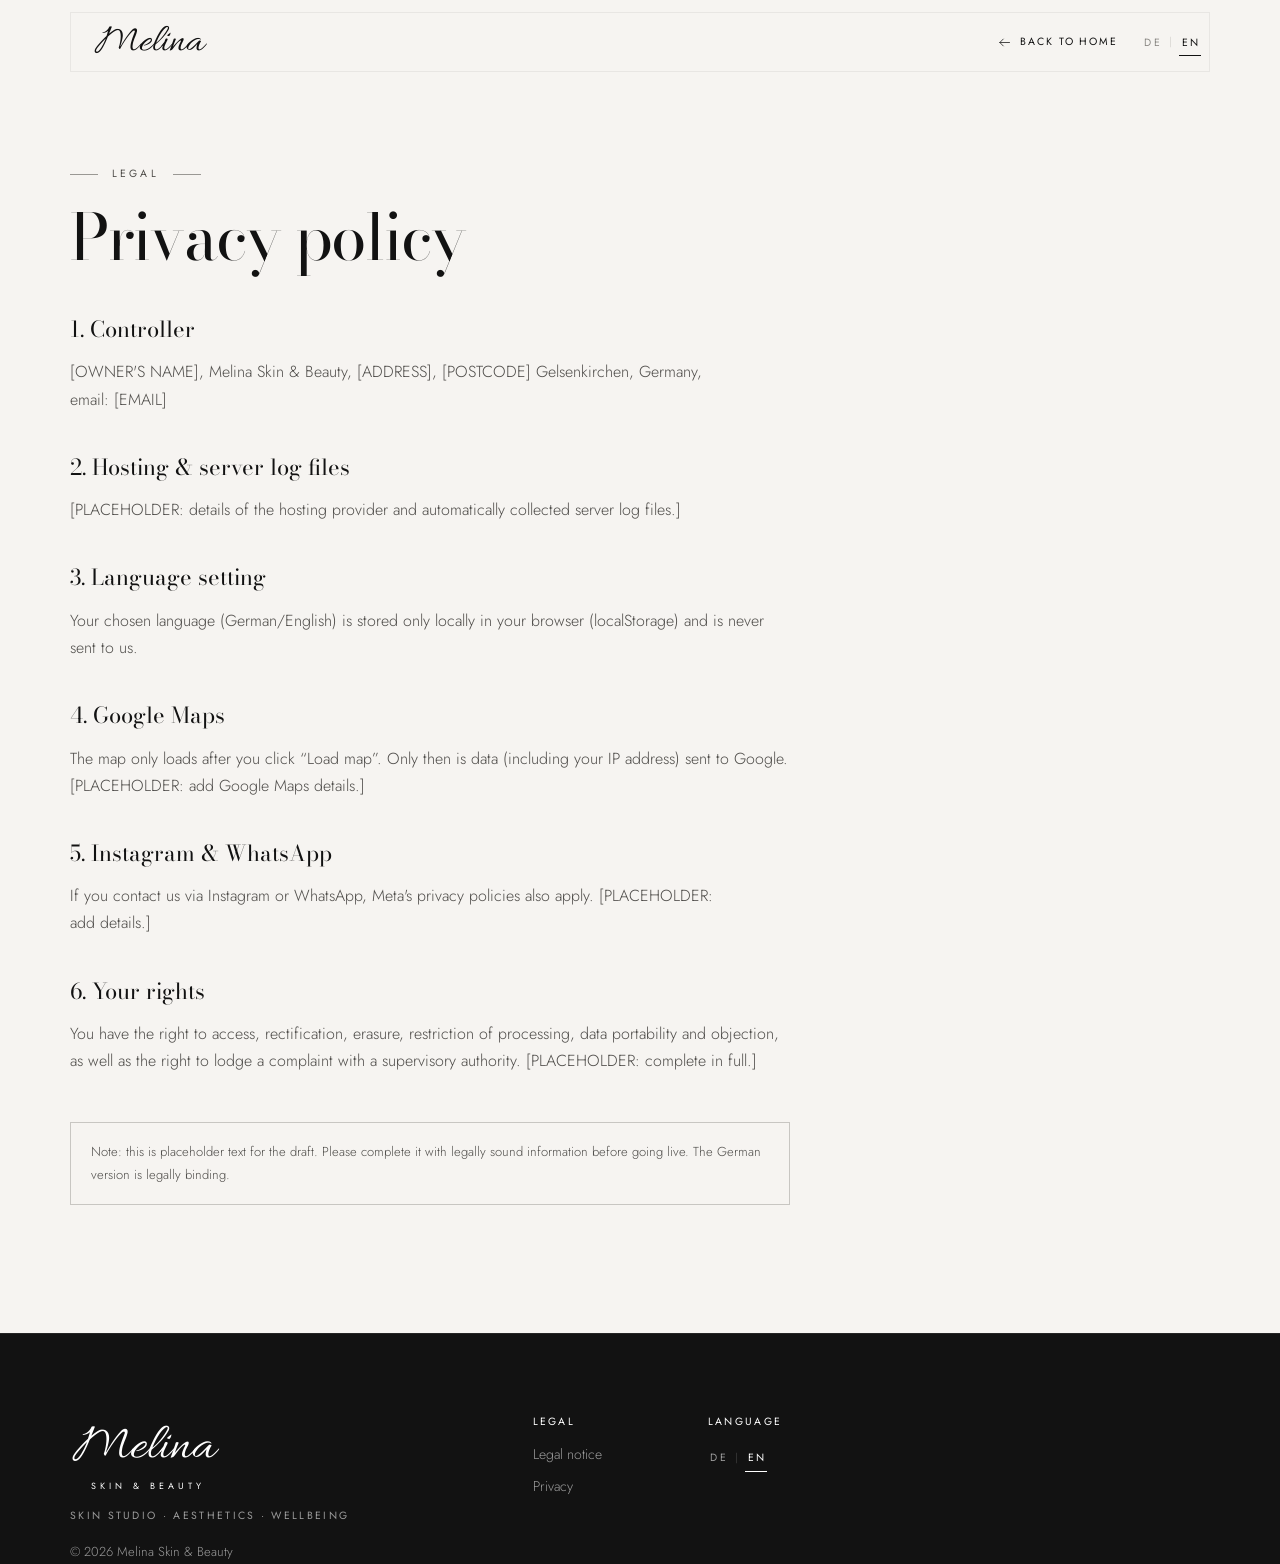
<file: datenschutz.html>
<!DOCTYPE html>
<html lang="de" data-page="datenschutz">
<head>
  <meta charset="utf-8">
  <meta name="viewport" content="width=device-width, initial-scale=1, viewport-fit=cover">
  <title>Datenschutz | Melina Skin & Beauty - Kosmetikstudio Gelsenkirchen</title>
  <meta name="description" content="Datenschutzerklärung von Melina Skin & Beauty, Kosmetikstudio in Gelsenkirchen.">
  <meta name="robots" content="noindex, follow">
  <meta name="theme-color" content="#121212">
  <link rel="alternate" hreflang="de" href="https://www.melina-skinandbeauty.de/datenschutz.html">
  <link rel="alternate" hreflang="en" href="https://www.melina-skinandbeauty.de/datenschutz.html?lang=en">
  <link rel="icon" type="image/png" sizes="192x192" href="images/favicon.png">
  <link rel="apple-touch-icon" href="images/apple-touch-icon.png">
  <link rel="preconnect" href="https://fonts.googleapis.com">
  <link rel="preconnect" href="https://fonts.gstatic.com" crossorigin>
  <link rel="stylesheet" href="https://fonts.googleapis.com/css2?family=Allura&family=Bodoni+Moda:ital,opsz,wght@0,6..96,400;0,6..96,500;1,6..96,400&family=Jost:wght@300;400;500&display=swap">
  <link rel="stylesheet" href="styles.css">
</head>
<body>
  <svg class="sprite" aria-hidden="true" focusable="false">
    <symbol id="i-arrow" viewBox="0 0 24 24"><path d="M4 12h15.5M14 6.5l5.5 5.5-5.5 5.5"/></symbol>
  </svg>
  <a class="skip-link" href="#main" data-i18n="a11y.skip">Zum Inhalt springen</a>

  <header class="nav nav--solid is-scrolled" id="nav">
    <div class="nav__bar container">
      <a class="logo logo--nav" href="index.html" data-i18n-aria="a11y.home" aria-label="Melina Skin &amp; Beauty - zur Startseite">
        <span class="logo__script">Melina</span>
      </a>
      <div class="nav__actions">
        <a class="nav__back" href="index.html"><svg class="ico" aria-hidden="true"><use href="#i-arrow"/></svg><span data-i18n="nav.back">Zurück zur Startseite</span></a>
        <div class="lang-switch" role="group" data-i18n-aria="a11y.lang" aria-label="Sprache wählen">
          <button type="button" data-lang="de" aria-pressed="true">DE</button>
          <span aria-hidden="true">|</span>
          <button type="button" data-lang="en" aria-pressed="false">EN</button>
        </div>
      </div>
    </div>
  </header>

  <main id="main" class="legal">
    <div class="container">
      <div class="legal__inner">
        <p class="label reveal"><span data-i18n="dsg.label">Rechtliches</span></p>
        <h1 class="legal__title reveal" data-i18n="dsg.title">Datenschutz</h1>
        <h2 class="reveal" data-i18n="dsg.h1">1. Verantwortliche</h2>
        <p class="reveal" data-i18n-html="dsg.p1">[NAME DER INHABERIN], Melina Skin & Beauty, [ADRESSE], [PLZ] Gelsenkirchen, E-Mail: [E-MAIL]</p>
        <h2 class="reveal" data-i18n="dsg.h2">2. Hosting & Server-Logfiles</h2>
        <p class="reveal" data-i18n-html="dsg.p2">[PLATZHALTER: Angaben zum Hosting-Anbieter und zu den automatisch erhobenen Server-Logfiles.]</p>
        <h2 class="reveal" data-i18n="dsg.h3">3. Spracheinstellung</h2>
        <p class="reveal" data-i18n-html="dsg.p3">Deine gewählte Sprache (Deutsch/Englisch) wird ausschließlich lokal in deinem Browser (localStorage) gespeichert und nicht an uns übertragen.</p>
        <h2 class="reveal" data-i18n="dsg.h4">4. Google Maps</h2>
        <p class="reveal" data-i18n-html="dsg.p4">Die Karte wird erst nach deinem Klick auf „Karte laden“ geladen. Erst dann werden Daten (u. a. deine IP-Adresse) an Google übertragen. [PLATZHALTER: Details zu Google Maps ergänzen.]</p>
        <h2 class="reveal" data-i18n="dsg.h5">5. Instagram & WhatsApp</h2>
        <p class="reveal" data-i18n-html="dsg.p5">Wenn du uns über Instagram oder WhatsApp kontaktierst, gelten zusätzlich die Datenschutzbestimmungen von Meta. [PLATZHALTER: Details ergänzen.]</p>
        <h2 class="reveal" data-i18n="dsg.h6">6. Deine Rechte</h2>
        <p class="reveal" data-i18n-html="dsg.p6">Du hast das Recht auf Auskunft, Berichtigung, Löschung, Einschränkung der Verarbeitung, Datenübertragbarkeit und Widerspruch sowie ein Beschwerderecht bei einer Aufsichtsbehörde. [PLATZHALTER: vollständig ergänzen.]</p>
        <p class="legal__notice reveal" data-i18n="dsg.notice">Hinweis: Dies ist ein Platzhalter-Text für den Entwurf. Vor der Veröffentlichung bitte vollständig und rechtssicher ergänzen.</p>
      </div>
    </div>
  </main>

  <footer class="footer">
    <div class="container footer__grid">
      <div class="footer__brand">
        <a class="logo logo--light" href="index.html" data-i18n-aria="a11y.home" aria-label="Melina Skin &amp; Beauty - zur Startseite">
          <span class="logo__script">Melina</span>
          <span class="logo__sub">Skin &amp; Beauty</span>
        </a>
        <p class="mono footer__tag" data-i18n="brand.tagline">Kosmetikstudio · Ästhetik · Wohlbefinden</p>
        <p class="footer__copy" data-i18n="footer.copy">© 2026 Melina Skin &amp; Beauty</p>
      </div>
      <div class="footer__cols">
        <div>
          <p class="mono footer__h" data-i18n="footer.legal">Rechtliches</p>
          <ul>
            <li><a href="impressum.html" data-i18n="footer.imprint">Impressum</a></li>
            <li><a href="datenschutz.html" data-i18n="footer.privacy">Datenschutz</a></li>
          </ul>
        </div>
        <div>
          <p class="mono footer__h" data-i18n="footer.lang">Sprache</p>
          <div class="lang-switch lang-switch--light" role="group" data-i18n-aria="a11y.lang" aria-label="Sprache wählen">
            <button type="button" data-lang="de" aria-pressed="true">DE</button>
            <span aria-hidden="true">|</span>
            <button type="button" data-lang="en" aria-pressed="false">EN</button>
          </div>
        </div>
      </div>
    </div>
  </footer>

  <script src="i18n.js"></script>
  <script src="script.js"></script>
</body>
</html>
</file>
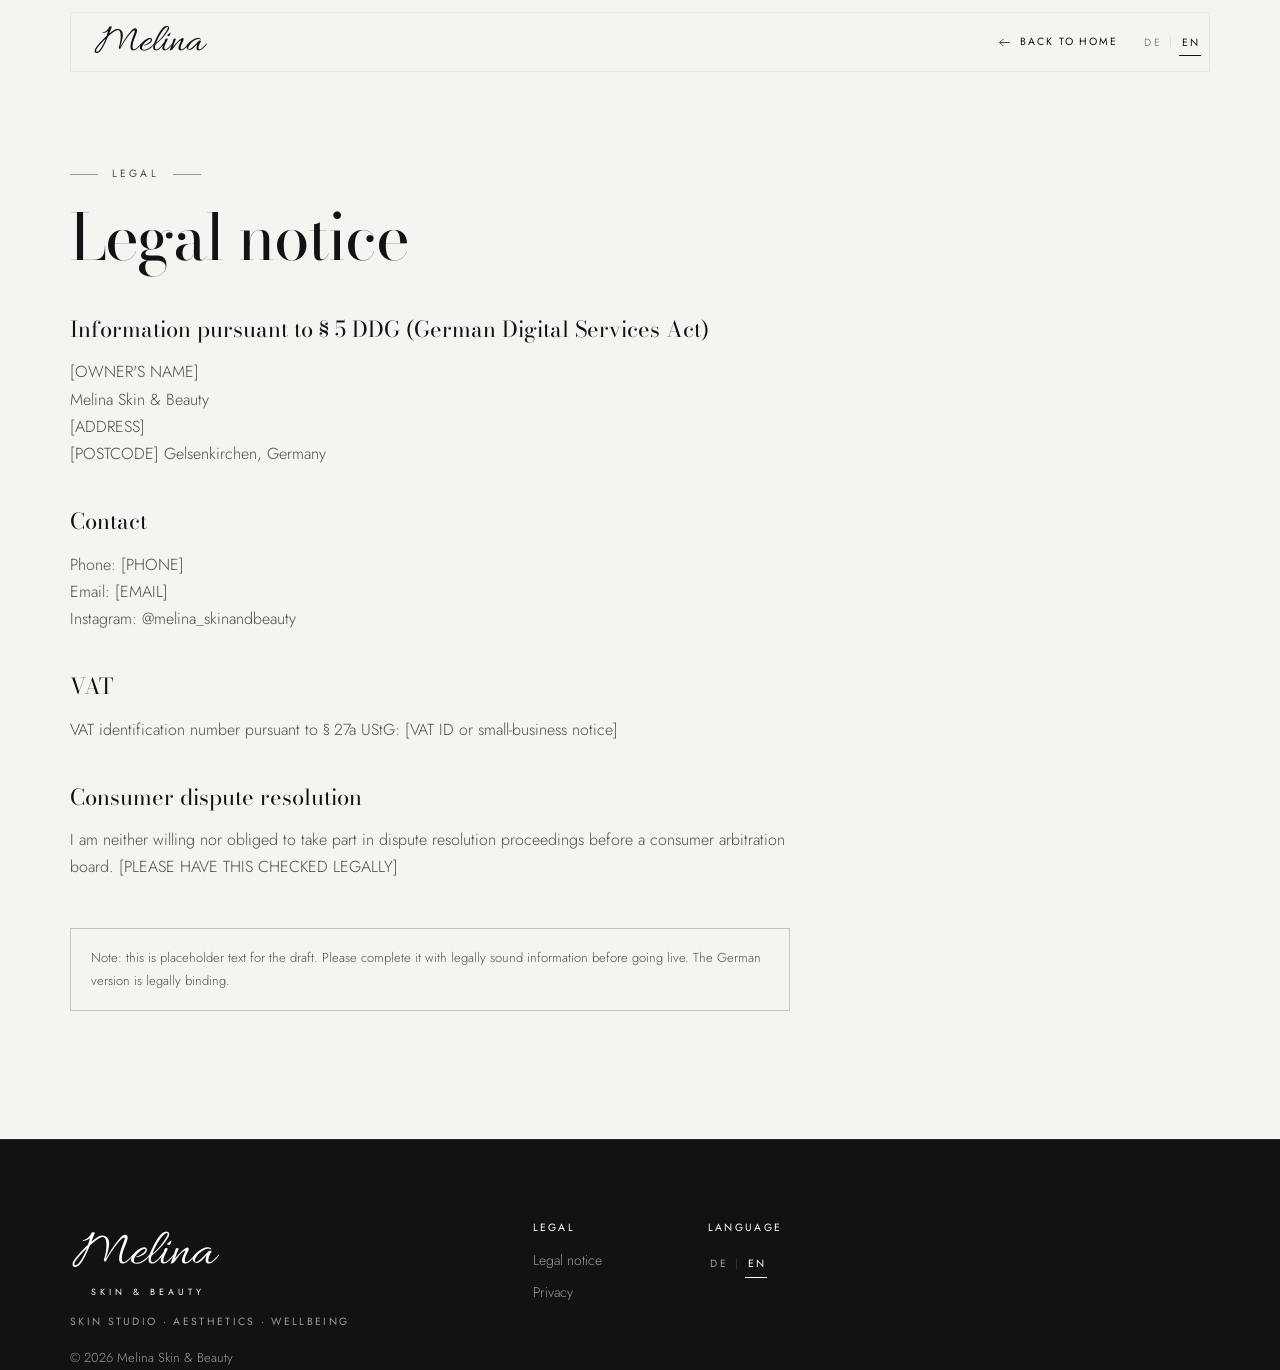
<file: impressum.html>
<!DOCTYPE html>
<html lang="de" data-page="impressum">
<head>
  <meta charset="utf-8">
  <meta name="viewport" content="width=device-width, initial-scale=1, viewport-fit=cover">
  <title>Impressum | Melina Skin & Beauty - Kosmetikstudio Gelsenkirchen</title>
  <meta name="description" content="Impressum von Melina Skin & Beauty, Kosmetikstudio in Gelsenkirchen.">
  <meta name="robots" content="noindex, follow">
  <meta name="theme-color" content="#121212">
  <link rel="alternate" hreflang="de" href="https://www.melina-skinandbeauty.de/impressum.html">
  <link rel="alternate" hreflang="en" href="https://www.melina-skinandbeauty.de/impressum.html?lang=en">
  <link rel="icon" type="image/png" sizes="192x192" href="images/favicon.png">
  <link rel="apple-touch-icon" href="images/apple-touch-icon.png">
  <link rel="preconnect" href="https://fonts.googleapis.com">
  <link rel="preconnect" href="https://fonts.gstatic.com" crossorigin>
  <link rel="stylesheet" href="https://fonts.googleapis.com/css2?family=Allura&family=Bodoni+Moda:ital,opsz,wght@0,6..96,400;0,6..96,500;1,6..96,400&family=Jost:wght@300;400;500&display=swap">
  <link rel="stylesheet" href="styles.css">
</head>
<body>
  <svg class="sprite" aria-hidden="true" focusable="false">
    <symbol id="i-arrow" viewBox="0 0 24 24"><path d="M4 12h15.5M14 6.5l5.5 5.5-5.5 5.5"/></symbol>
  </svg>
  <a class="skip-link" href="#main" data-i18n="a11y.skip">Zum Inhalt springen</a>

  <header class="nav nav--solid is-scrolled" id="nav">
    <div class="nav__bar container">
      <a class="logo logo--nav" href="index.html" data-i18n-aria="a11y.home" aria-label="Melina Skin &amp; Beauty - zur Startseite">
        <span class="logo__script">Melina</span>
      </a>
      <div class="nav__actions">
        <a class="nav__back" href="index.html"><svg class="ico" aria-hidden="true"><use href="#i-arrow"/></svg><span data-i18n="nav.back">Zurück zur Startseite</span></a>
        <div class="lang-switch" role="group" data-i18n-aria="a11y.lang" aria-label="Sprache wählen">
          <button type="button" data-lang="de" aria-pressed="true">DE</button>
          <span aria-hidden="true">|</span>
          <button type="button" data-lang="en" aria-pressed="false">EN</button>
        </div>
      </div>
    </div>
  </header>

  <main id="main" class="legal">
    <div class="container">
      <div class="legal__inner">
        <p class="label reveal"><span data-i18n="imp.label">Rechtliches</span></p>
        <h1 class="legal__title reveal" data-i18n="imp.title">Impressum</h1>
        <h2 class="reveal" data-i18n="imp.h1">Angaben gemäß § 5 DDG</h2>
        <p class="reveal" data-i18n-html="imp.p1">[NAME DER INHABERIN]<br>Melina Skin & Beauty<br>[ADRESSE]<br>[PLZ] Gelsenkirchen</p>
        <h2 class="reveal" data-i18n="imp.h2">Kontakt</h2>
        <p class="reveal" data-i18n-html="imp.p2">Telefon: [TELEFON]<br>E-Mail: [E-MAIL]<br>Instagram: @melina_skinandbeauty</p>
        <h2 class="reveal" data-i18n="imp.h3">Umsatzsteuer</h2>
        <p class="reveal" data-i18n-html="imp.p3">Umsatzsteuer-Identifikationsnummer gemäß § 27a UStG: [UST-ID bzw. Hinweis auf Kleinunternehmerregelung]</p>
        <h2 class="reveal" data-i18n="imp.h4">Verbraucherstreitbeilegung</h2>
        <p class="reveal" data-i18n-html="imp.p4">Ich bin nicht bereit oder verpflichtet, an Streitbeilegungsverfahren vor einer Verbraucherschlichtungsstelle teilzunehmen. [BITTE RECHTLICH PRÜFEN LASSEN]</p>
        <p class="legal__notice reveal" data-i18n="imp.notice">Hinweis: Dies ist ein Platzhalter-Text für den Entwurf. Vor der Veröffentlichung bitte vollständig und rechtssicher ergänzen.</p>
      </div>
    </div>
  </main>

  <footer class="footer">
    <div class="container footer__grid">
      <div class="footer__brand">
        <a class="logo logo--light" href="index.html" data-i18n-aria="a11y.home" aria-label="Melina Skin &amp; Beauty - zur Startseite">
          <span class="logo__script">Melina</span>
          <span class="logo__sub">Skin &amp; Beauty</span>
        </a>
        <p class="mono footer__tag" data-i18n="brand.tagline">Kosmetikstudio · Ästhetik · Wohlbefinden</p>
        <p class="footer__copy" data-i18n="footer.copy">© 2026 Melina Skin &amp; Beauty</p>
      </div>
      <div class="footer__cols">
        <div>
          <p class="mono footer__h" data-i18n="footer.legal">Rechtliches</p>
          <ul>
            <li><a href="impressum.html" data-i18n="footer.imprint">Impressum</a></li>
            <li><a href="datenschutz.html" data-i18n="footer.privacy">Datenschutz</a></li>
          </ul>
        </div>
        <div>
          <p class="mono footer__h" data-i18n="footer.lang">Sprache</p>
          <div class="lang-switch lang-switch--light" role="group" data-i18n-aria="a11y.lang" aria-label="Sprache wählen">
            <button type="button" data-lang="de" aria-pressed="true">DE</button>
            <span aria-hidden="true">|</span>
            <button type="button" data-lang="en" aria-pressed="false">EN</button>
          </div>
        </div>
      </div>
    </div>
  </footer>

  <script src="i18n.js"></script>
  <script src="script.js"></script>
</body>
</html>
</file>
<file: styles.css>
/* =========================================================
   MELINA SKIN & BEAUTY – Stylesheet (mobile-first)
   Breakpoints: 375 (base) · 768 · 1024 · 1440
   ========================================================= */

:root {
  --paper: #F6F4F1;
  --white: #FFFFFF;
  --mist: #E7E5E1;
  --grey: #8C8A86;
  --silver: #C8C6C2;
  --ink: #121212;
  --champagne: #C9A27E;

  --ink-2: #1B1B1B;
  --ink-3: #242423;
  --on-ink: rgba(255, 255, 255, .86);
  --on-ink-muted: rgba(255, 255, 255, .58);
  --line-on-ink: rgba(255, 255, 255, .13);

  --f-serif: "Bodoni Moda", "Playfair Display", Didot, "Times New Roman", serif;
  --f-sans: "Jost", "Inter", system-ui, -apple-system, "Segoe UI", sans-serif;
  --f-hand: "Allura", "Brush Script MT", cursive;

  --gutter: 20px;
  --maxw: 1140px;
  --sec-y: 88px;
  --nav-h: 60px;
  --ease: cubic-bezier(.22, .61, .36, 1);
  --ease-out: cubic-bezier(.16, 1, .3, 1);
}

@media (min-width: 768px)  { :root { --gutter: 32px; --sec-y: 112px; } }
@media (min-width: 1024px) { :root { --gutter: 40px; --sec-y: 128px; } }
@media (min-width: 1440px) { :root { --sec-y: 144px; } }

/* ---------- Reset ---------- */
*, *::before, *::after { box-sizing: border-box; }
html { -webkit-text-size-adjust: 100%; scroll-behavior: smooth; scroll-padding-top: 88px; }
body {
  margin: 0;
  background: var(--paper);
  color: var(--ink);
  font-family: var(--f-sans);
  font-weight: 300;
  font-size: 15px;
  line-height: 1.7;
  -webkit-font-smoothing: antialiased;
  -moz-osx-font-smoothing: grayscale;
  overflow-x: hidden;
  text-rendering: optimizeLegibility;
}
@media (min-width: 768px) { body { font-size: 16px; } }
img, svg { display: block; max-width: 100%; }
a { color: inherit; text-decoration: none; }
button { font: inherit; color: inherit; background: none; border: 0; padding: 0; cursor: pointer; }
h1, h2, h3, p, ul, ol, figure, blockquote { margin: 0; }
ul, ol { list-style: none; padding: 0; }
::selection { background: var(--ink); color: var(--paper); }
:focus-visible { outline: 1px solid currentColor; outline-offset: 4px; }

.sprite { position: absolute; width: 0; height: 0; overflow: hidden; }
.ico { width: 18px; height: 18px; fill: none; stroke: currentColor; stroke-width: 1.2; stroke-linecap: round; stroke-linejoin: round; flex: none; }

.skip-link {
  position: fixed; left: 12px; top: -60px; z-index: 100;
  background: var(--ink); color: var(--paper); padding: 10px 16px; font-size: 13px;
}
.skip-link:focus { top: 12px; }

.container { width: min(var(--maxw), 100% - 2 * var(--gutter)); margin-inline: auto; }
.center { text-align: center; }

/* ---------- Typography ---------- */
.h2, .hero__title, .cta__title, .h3 { font-family: var(--f-serif); font-weight: 400; letter-spacing: -.01em; }
.h2 { font-size: 31px; line-height: 1.14; margin-bottom: 18px; text-wrap: balance; }
.h3 { font-size: 21px; line-height: 1.25; }
@media (min-width: 768px)  { .h2 { font-size: 35px; } .h3 { font-size: 22px; } }
@media (min-width: 1024px) { .h2 { font-size: 40px; } }
@media (min-width: 1440px) { .h2 { font-size: 44px; } }

p { text-wrap: pretty; }

.label {
  display: inline-flex; align-items: center; gap: 14px;
  font-family: var(--f-sans); font-weight: 400;
  font-size: 10.5px; line-height: 1.4; letter-spacing: .3em; text-transform: uppercase;
  color: var(--ink); margin-bottom: 22px;
}
.label::before, .label::after { content: ""; width: 28px; height: 1px; background: currentColor; opacity: .55; flex: none; }
.label--light { color: var(--on-ink); }

.mono {
  font-family: var(--f-sans); font-weight: 400;
  font-size: 10.5px; letter-spacing: .22em; text-transform: uppercase; line-height: 1.5;
}
.mono--muted { opacity: .62; }

.hand {
  font-family: var(--f-hand); font-weight: 400;
  font-size: 34px; line-height: 1.1; letter-spacing: 0;
  transform: rotate(-4deg); transform-origin: left center;
  text-transform: none;
}

.placeholder-text {
  font-size: 13px; color: var(--grey); letter-spacing: .02em;
  border-left: 1px solid var(--silver); padding-left: 12px; margin-block: 18px 6px;
}

/* ---------- Buttons ---------- */
.btn {
  position: relative; isolation: isolate; overflow: hidden;
  display: inline-flex; align-items: center; justify-content: center; gap: 10px;
  min-height: 50px; padding: 14px 26px;
  font-family: var(--f-sans); font-weight: 400;
  font-size: 11.5px; letter-spacing: .2em; text-transform: uppercase; line-height: 1.3;
  text-align: center; border: 1px solid transparent; border-radius: 0;
  transition: color .45s var(--ease), background-color .45s var(--ease), border-color .45s var(--ease), transform .45s var(--ease);
}
.btn::before {
  content: ""; position: absolute; inset: 0; z-index: -1;
  transform: scaleX(0); transform-origin: right; transition: transform .55s var(--ease-out);
}
.btn:hover::before { transform: scaleX(1); transform-origin: left; }
.btn .ico { width: 16px; height: 16px; }
.btn--sm { min-height: 40px; padding: 10px 16px; font-size: 10.5px; }
.btn--block { width: 100%; }

.btn--ink { background: var(--ink); color: var(--paper); }
.btn--ink::before { background: #3a3937; }
.btn--paper { background: var(--paper); color: var(--ink); }
.btn--paper::before { background: var(--white); }
.btn--ghost { background: transparent; color: var(--white); border-color: rgba(255,255,255,.45); }
.btn--ghost::before { background: var(--white); }
.btn--ghost:hover { color: var(--ink); border-color: var(--white); }

.btn-row { display: flex; flex-wrap: wrap; gap: 12px; }
.btn-row--center { justify-content: center; }
@media (max-width: 479px) {
  .btn-row .btn { flex: 1 1 100%; }
}

.link-arrow {
  display: inline-flex; align-items: center; gap: 10px; margin-top: 28px;
  font-size: 11.5px; font-weight: 400; letter-spacing: .16em; text-transform: uppercase;
  padding-bottom: 6px; border-bottom: 1px solid currentColor;
  transition: gap .4s var(--ease), opacity .3s;
}
.link-arrow:hover { gap: 16px; }

.pill {
  display: inline-flex; align-items: center; gap: 6px;
  padding: 6px 11px; border-radius: 999px;
  font-size: 9.5px; font-weight: 400; letter-spacing: .2em; text-transform: uppercase; line-height: 1;
  color: var(--white); border: 1px solid rgba(255,255,255,.38);
  background: rgba(18,18,18,.22); -webkit-backdrop-filter: blur(8px); backdrop-filter: blur(8px);
  white-space: nowrap;
}
.pill--light { background: rgba(255,255,255,.88); color: var(--ink); border-color: transparent; }

/* ---------- Media + placeholders ---------- */
.media { position: relative; overflow: hidden; background: var(--mist); }
.media > img {
  position: absolute; inset: 0; width: 100%; height: 100%; object-fit: cover;
  filter: grayscale(1) contrast(1.03);
  transition: filter .8s var(--ease), transform 1.4s var(--ease-out);
}
.media:hover > img, .tcard:hover > img { filter: grayscale(.15); transform: scale(1.03); }
.media.has-img .ph { display: none; }

.ph {
  position: absolute; inset: 0; display: grid; place-content: center; justify-items: center; gap: 12px;
  background:
    radial-gradient(120% 90% at 30% 20%, rgba(255,255,255,.55), transparent 60%),
    linear-gradient(160deg, #EDEBE7 0%, #DEDBD6 100%);
  color: var(--grey); text-align: center;
}
.ph__frame { position: absolute; inset: 12px; border: 1px solid var(--silver); pointer-events: none; }
.ph__icon { width: 30px; height: 30px; fill: none; stroke: currentColor; stroke-width: .9; stroke-linecap: round; stroke-linejoin: round; }
.ph__cap { font-size: 10px; letter-spacing: .3em; text-transform: uppercase; font-weight: 400; padding-inline: 20px; }
.ph--dark {
  background:
    radial-gradient(110% 80% at 30% 15%, rgba(255,255,255,.09), transparent 60%),
    linear-gradient(165deg, #2B2A28 0%, #171717 100%);
  color: rgba(255,255,255,.5);
}
.ph--dark .ph__frame { border-color: rgba(255,255,255,.14); }

/* =========================================================
   NAVIGATION
   ========================================================= */
.nav { position: fixed; inset: 0 0 auto 0; z-index: 60; padding-top: 12px; pointer-events: none; }
.nav__bar {
  pointer-events: auto;
  display: flex; align-items: center; justify-content: space-between; gap: 16px;
  height: var(--nav-h); padding: 0 8px 0 18px;
  background: rgba(246, 244, 241, .80);
  -webkit-backdrop-filter: blur(16px) saturate(1.2); backdrop-filter: blur(16px) saturate(1.2);
  border: 1px solid rgba(255,255,255,.5);
  transition: background-color .5s var(--ease), box-shadow .5s var(--ease), transform .5s var(--ease);
}
.nav.is-scrolled .nav__bar { background: rgba(246, 244, 241, .94); box-shadow: 0 10px 40px -12px rgba(18,18,18,.18); }
.nav.is-hidden .nav__bar { transform: translateY(calc(-100% - 16px)); }

.logo { display: inline-flex; flex-direction: column; align-items: center; color: var(--ink); line-height: 1; }
.logo__script { font-family: var(--f-hand); font-size: 32px; line-height: .82; padding-right: 4px; }
.logo__sub { font-size: 7px; font-weight: 400; letter-spacing: .44em; text-transform: uppercase; margin-top: 1px; padding-left: .44em; white-space: nowrap; }
.logo--light { color: var(--white); }

.nav__links { display: none; }
.nav__links a {
  position: relative; font-size: 10.5px; font-weight: 400; letter-spacing: .18em; text-transform: uppercase; white-space: nowrap;
  padding-block: 6px;
}
.nav__links a::after {
  content: ""; position: absolute; left: 0; right: 0; bottom: 0; height: 1px; background: currentColor;
  transform: scaleX(0); transform-origin: right; transition: transform .45s var(--ease-out);
}
.nav__links a:hover::after, .nav__links a.is-active::after { transform: scaleX(1); transform-origin: left; }

.nav__actions { display: flex; align-items: center; gap: 14px; }
.nav__cta { display: none; }

.lang-switch { display: inline-flex; align-items: center; gap: 7px; color: var(--silver); font-size: 10.5px; }
.lang-switch button {
  font-size: 10.5px; font-weight: 400; letter-spacing: .24em; padding: 6px 0 4px .24em;
  color: var(--grey); border-bottom: 1px solid transparent; transition: color .3s, border-color .3s;
}
.lang-switch button:hover { color: var(--ink); }
.lang-switch button[aria-pressed="true"] { color: var(--ink); border-bottom-color: var(--ink); }
.lang-switch--lg, .lang-switch--lg button { font-size: 13px; }
.lang-switch--light { color: rgba(255,255,255,.25); }
.lang-switch--light button { color: var(--on-ink-muted); }
.lang-switch--light button:hover, .lang-switch--light button[aria-pressed="true"] { color: var(--white); border-bottom-color: var(--white); }

.burger { position: relative; width: 42px; height: 42px; display: grid; place-content: center; gap: 7px; }
.burger span { display: block; width: 22px; height: 1px; background: var(--ink); transition: transform .45s var(--ease); }
.burger[aria-expanded="true"] span:nth-child(1) { transform: translateY(4px) rotate(45deg); }
.burger[aria-expanded="true"] span:nth-child(2) { transform: translateY(-4px) rotate(-45deg); }

@media (min-width: 768px) {
  .nav__cta { display: inline-flex; }
  .nav__bar { padding-left: 22px; }
}
@media (min-width: 1024px) {
  .nav__links { display: flex; gap: 22px; }
  .burger { display: none; }
  .nav__actions { gap: 18px; }
}
@media (min-width: 1200px) { .nav__links { gap: 30px; } .nav__actions { gap: 24px; } }

/* Mobile menu */
.mmenu {
  position: fixed; inset: 0; z-index: 55; background: var(--paper);
  padding-top: calc(var(--nav-h) + 40px); padding-bottom: 32px; overflow-y: auto;
  opacity: 0; visibility: hidden; transition: opacity .45s var(--ease), visibility 0s linear .45s;
}
.mmenu.is-open { opacity: 1; visibility: visible; transition: opacity .45s var(--ease), visibility 0s; }
.mmenu__inner { min-height: 100%; display: flex; flex-direction: column; justify-content: space-between; gap: 40px; }
.mmenu__links a {
  display: flex; align-items: baseline; gap: 18px; padding: 16px 0; border-bottom: 1px solid var(--silver);
  font-family: var(--f-serif); font-size: 32px; line-height: 1.1;
  opacity: 0; transform: translateY(16px); transition: opacity .5s var(--ease), transform .6s var(--ease-out);
}
.mmenu.is-open .mmenu__links a { opacity: 1; transform: none; }
.mmenu.is-open .mmenu__links a:nth-child(2) { transition-delay: .05s; }
.mmenu.is-open .mmenu__links a:nth-child(3) { transition-delay: .1s; }
.mmenu.is-open .mmenu__links a:nth-child(4) { transition-delay: .15s; }
.mmenu.is-open .mmenu__links a:nth-child(5) { transition-delay: .2s; }
.mmenu__num { font-family: var(--f-sans); font-size: 10px; letter-spacing: .2em; color: var(--grey); }
.mmenu__foot { display: grid; gap: 22px; justify-items: start; }
.mmenu__note { font-size: 32px; color: var(--grey); margin-top: 4px; }
@media (min-width: 1024px) { .mmenu { display: none; } }

/* =========================================================
   1 · HERO
   ========================================================= */
.hero {
  position: relative; isolation: isolate; overflow: hidden;
  min-height: 100vh; min-height: 100svh;
  display: flex; align-items: center;
  background: var(--ink); color: var(--white);
  padding: calc(var(--nav-h) + 64px) 0 96px;
}
.hero__media { position: absolute; inset: 0; z-index: -2; background: var(--ink); }
.hero__media > img { object-position: 72% 30%; transform: scale(1.06); animation: heroZoom 2.4s var(--ease-out) forwards; }
.hero__media.has-img .hero__art { display: none; }

.hero__art {
  position: absolute; inset: 0;
  background:
    radial-gradient(60% 70% at 78% 42%, rgba(255,255,255,.11) 0%, rgba(255,255,255,0) 60%),
    radial-gradient(40% 50% at 18% 85%, rgba(201,162,126,.07) 0%, transparent 70%),
    linear-gradient(115deg, #0E0E0E 0%, #191918 45%, #232221 100%);
}
.hero__art::after { /* film grain */
  content: ""; position: absolute; inset: 0; opacity: .5; mix-blend-mode: overlay; pointer-events: none;
  background-image: url("data:image/svg+xml,%3Csvg xmlns='http://www.w3.org/2000/svg' width='180' height='180'%3E%3Cfilter id='n'%3E%3CfeTurbulence type='fractalNoise' baseFrequency='.85' numOctaves='2' stitchTiles='stitch'/%3E%3CfeColorMatrix values='0 0 0 0 1 0 0 0 0 1 0 0 0 0 1 0 0 0 .18 0'/%3E%3C/filter%3E%3Crect width='100%25' height='100%25' filter='url(%23n)'/%3E%3C/svg%3E");
}
.hero__watermark {
  position: absolute; right: -4vw; bottom: -7vw;
  font-family: var(--f-hand); font-size: clamp(200px, 38vw, 620px); line-height: .8;
  color: rgba(255,255,255,.035); white-space: nowrap; user-select: none;
}
.hero__arch {
  position: absolute; top: 96px; right: -18vw; width: 78vw; aspect-ratio: 3 / 4.1;
  border: 1px solid rgba(255,255,255,.22); border-radius: 999px 999px 0 0; padding: 12px; opacity: .55;
  animation: archIn 1.8s var(--ease-out) .2s both;
}
.hero__arch-inner {
  display: block; width: 100%; height: 100%; border-radius: 999px 999px 0 0;
  background:
    radial-gradient(70% 42% at 50% 28%, rgba(255,255,255,.22), transparent 72%),
    radial-gradient(90% 30% at 50% 100%, rgba(0,0,0,.35), transparent 70%),
    linear-gradient(180deg, #4E4C49 0%, #2C2B29 55%, #1C1C1B 100%);
  box-shadow: inset 0 0 0 1px rgba(255,255,255,.06);
}
.hero__arch-cap {
  position: absolute; left: 0; right: 0; bottom: 28px; text-align: center;
  font-size: 9.5px; letter-spacing: .32em; text-transform: uppercase; color: rgba(255,255,255,.5);
}
.hero__ring {
  position: absolute; top: 50%; right: -30vw; width: 110vw; aspect-ratio: 1; border-radius: 50%;
  border: 1px solid rgba(255,255,255,.06); transform: translateY(-50%);
}
.hero__shade {
  position: absolute; inset: 0; z-index: -1; pointer-events: none;
  background:
    linear-gradient(90deg, rgba(18,18,18,.78) 0%, rgba(18,18,18,.35) 55%, rgba(18,18,18,0) 100%),
    linear-gradient(0deg, rgba(18,18,18,.55) 0%, rgba(18,18,18,0) 40%);
}
.hero__content { position: relative; }
.hero__copy { position: relative; max-width: 620px; }
.hero__title { font-size: 46px; line-height: 1.02; letter-spacing: -.02em; margin-bottom: 22px; }
.hero__sub { font-size: 16px; color: var(--on-ink); max-width: 440px; margin-bottom: 32px; }
.hero__note { color: var(--champagne); font-size: 34px; margin: 0 0 10px 34%; white-space: nowrap; }
.hero__ig {
  display: inline-flex; align-items: center; flex-wrap: wrap; gap: 12px; margin-top: 30px; color: var(--on-ink);
  transition: color .3s;
}
.hero__ig:hover { color: var(--white); }
.hero__ig-icon { width: 34px; height: 34px; display: grid; place-items: center; border: 1px solid rgba(255,255,255,.3); border-radius: 50%; }
.hero__ig-icon .ico { width: 15px; height: 15px; }
.hero__ig-sep { width: 22px; height: 1px; background: rgba(255,255,255,.3); }
.hero__scroll {
  position: absolute; left: 50%; bottom: 26px; transform: translateX(-50%);
  display: none; flex-direction: column; align-items: center; gap: 10px; color: var(--on-ink-muted);
}
.hero__scroll-line { width: 1px; height: 44px; background: linear-gradient(rgba(255,255,255,.6), transparent); animation: scrollLine 2.4s var(--ease) infinite; transform-origin: top; }

@media (min-width: 768px) {
  .hero { align-items: center; }
  .hero__title { font-size: 60px; }
  .hero__sub { font-size: 17px; }
  .hero__arch { right: 4vw; top: 50%; width: 40vw; transform: translateY(-46%); opacity: .9; animation-name: archInMd; }
  .hero__ring { right: -12vw; width: 70vw; }
  .hero__note { margin-left: 46%; }
  .hero__scroll { display: flex; }
}
@media (min-width: 1024px) {
  .hero__title { font-size: 74px; }
  .hero__arch { right: max(var(--gutter), calc((100vw - var(--maxw)) / 2)); width: min(31vw, 430px); }
  .hero__ring { right: calc(max(var(--gutter), (100vw - var(--maxw)) / 2) - 12vw); width: 56vw; }
  .hero__note { position: absolute; left: 300px; top: -62px; margin: 0; font-size: 40px; }
  .hero__copy { padding-top: 10px; }
}
@media (min-width: 1440px) {
  .hero__title { font-size: 80px; }
}

/* =========================================================
   SECTIONS (shared)
   ========================================================= */
.section { position: relative; padding-block: var(--sec-y); }
.section--mist { background: var(--mist); }
.section--ink { background: var(--ink); color: var(--on-ink); }
.section--ink .h2, .section--ink .h3 { color: var(--white); }

.sec-head { margin-bottom: 44px; }
.sec-head__text { color: #5d5b58; max-width: 470px; }
.section--ink .sec-head__text { color: var(--on-ink-muted); }
.sec-head--center { text-align: center; display: flex; flex-direction: column; align-items: center; }
.sec-head--center .sec-head__text { margin-inline: auto; }
.sec-head--split { display: grid; gap: 26px; align-items: end; }
.sec-head--split .btn { justify-self: start; }
@media (min-width: 768px) {
  .sec-head { margin-bottom: 56px; }
  .sec-head--split { grid-template-columns: 1fr auto; gap: 40px; }
}

/* =========================================================
   2 · ÜBER MICH (About)
   ========================================================= */
.about__grid { display: grid; gap: 48px; align-items: center; }
.about__media { position: relative; }
.about__media .media { aspect-ratio: 11 / 12; }
.glass-card {
  position: absolute; left: 14px; bottom: 14px; z-index: 2;
  display: grid; gap: 12px; padding: 16px 18px;
  background: rgba(18,18,18,.62); -webkit-backdrop-filter: blur(12px); backdrop-filter: blur(12px);
  color: var(--white);
}
.glass-card li { display: flex; align-items: center; gap: 10px; font-size: 9.5px; font-weight: 400; letter-spacing: .22em; text-transform: uppercase; }
.glass-card .ico { width: 15px; height: 15px; color: var(--champagne); }
.about__copy > p:not(.label):not(.placeholder-text) { color: #4f4d4a; margin-bottom: 14px; max-width: 470px; }
.about__sign { margin: 6px 0 22px; }
.hand--sign { font-size: 54px; display: inline-block; color: var(--ink); }
@media (min-width: 768px) {
  .about__grid { grid-template-columns: 1fr 1fr; gap: 48px; }
}
@media (min-width: 1024px) {
  .about__grid { gap: 80px; grid-template-columns: 1.02fr 1fr; }
  .glass-card { left: 18px; bottom: 18px; padding: 18px 22px; }
}

/* =========================================================
   3 · PHILOSOPHIE (dark, Benefits layout)
   ========================================================= */
.philo { overflow: hidden; }
.philo__sheen {
  position: absolute; inset: 0; pointer-events: none;
  background:
    radial-gradient(35% 60% at 8% 10%, rgba(255,255,255,.09), transparent 70%),
    linear-gradient(118deg, transparent 20%, rgba(255,255,255,.035) 30%, transparent 42%);
}
.philo__grid { position: relative; display: grid; gap: 56px; }
.philo__quote { font-style: italic; }
.philo__intro > p:not(.label):not(.hand) { color: var(--on-ink-muted); max-width: 400px; margin-bottom: 30px; }
.philo__hand { color: var(--champagne); font-size: 40px; margin-top: 34px; }
.philo__values { display: grid; gap: 34px; align-content: center; }
.value { display: grid; grid-template-columns: 44px 1fr; gap: 18px; align-items: start; }
.value__icon { width: 44px; height: 44px; border-radius: 50%; border: 1px solid rgba(255,255,255,.22); display: grid; place-items: center; color: var(--white); }
.value__icon .ico { width: 17px; height: 17px; }
.value .mono { color: var(--on-ink-muted); display: block; margin-bottom: 4px; }
.value .h3 { margin-bottom: 6px; }
.value p { color: var(--on-ink-muted); font-size: 14.5px; }
.philo__media .media { aspect-ratio: 4 / 5; background: var(--ink-2); }
@media (min-width: 768px) {
  .philo__grid { grid-template-columns: 1fr 1fr; gap: 56px 48px; }
  .philo__media { grid-column: 1 / -1; }
  .philo__media .media { aspect-ratio: 16 / 9; }
}
@media (min-width: 1024px) {
  .philo__grid { grid-template-columns: 1fr 1.05fr .95fr; gap: 56px; align-items: center; }
  .philo__media { grid-column: auto; }
  .philo__media .media { aspect-ratio: 7 / 8; }
}

/* =========================================================
   4 · BEHANDLUNGEN (bento)
   ========================================================= */
.bento { display: grid; gap: 10px; grid-template-columns: 1fr; }
.tcard {
  position: relative; isolation: isolate; overflow: hidden;
  min-height: 250px; padding: 18px;
  display: flex; flex-direction: column; justify-content: space-between; align-items: flex-start;
  color: var(--white);
  transition: transform .7s var(--ease-out);
}
.tcard::before { /* tone */
  content: ""; position: absolute; inset: 0; z-index: -2;
  background: var(--tone); transition: transform 1.4s var(--ease-out);
}
.tcard::after { /* legibility + grain */
  content: ""; position: absolute; inset: 0; z-index: -1; pointer-events: none;
  background:
    linear-gradient(0deg, rgba(10,10,10,.6) 0%, rgba(10,10,10,0) 55%),
    url("data:image/svg+xml,%3Csvg xmlns='http://www.w3.org/2000/svg' width='160' height='160'%3E%3Cfilter id='n'%3E%3CfeTurbulence type='fractalNoise' baseFrequency='.9' numOctaves='2' stitchTiles='stitch'/%3E%3CfeColorMatrix values='0 0 0 0 1 0 0 0 0 1 0 0 0 0 1 0 0 0 .07 0'/%3E%3C/filter%3E%3Crect width='100%25' height='100%25' filter='url(%23n)'/%3E%3C/svg%3E");
}
.tcard > img { position: absolute; inset: 0; z-index: -2; width: 100%; height: 100%; object-fit: cover; filter: grayscale(1); transition: filter .8s var(--ease), transform 1.4s var(--ease-out); }
.tcard:hover::before { transform: scale(1.06); }
.tcard__icon {
  position: absolute; right: 22px; top: 50%; width: 84px; height: 84px; transform: translateY(-58%);
  fill: none; stroke: rgba(255,255,255,.34); stroke-width: .55; stroke-linecap: round; stroke-linejoin: round;
  transition: transform .9s var(--ease-out), stroke .6s;
}
.tcard:hover .tcard__icon { transform: translateY(-62%) rotate(-6deg) scale(1.05); stroke: rgba(255,255,255,.6); }
.tcard.has-img .tcard__icon { display: none; }
.tcard__body { position: relative; max-width: 340px; }
.tcard .h3 { color: var(--white); font-size: 24px; margin-bottom: 6px; }
.tcard p { font-size: 13.5px; line-height: 1.55; color: rgba(255,255,255,.78); }

.tcard--a { --tone: radial-gradient(90% 60% at 70% 25%, #4a4845 0%, transparent 70%), linear-gradient(170deg, #2E2D2B 0%, #151515 75%); min-height: 340px; }
.tcard--b { --tone: radial-gradient(80% 90% at 80% 10%, #75726E 0%, transparent 65%), linear-gradient(160deg, #4B4946 0%, #222120 100%); }
.tcard--c { --tone: radial-gradient(70% 80% at 85% 15%, #B9B6B1 0%, transparent 70%), linear-gradient(160deg, #8C8A86 0%, #4A4846 100%); }
.tcard--d { --tone: radial-gradient(60% 120% at 88% 30%, #4B4946 0%, transparent 70%), linear-gradient(100deg, #121212 0%, #252423 100%); }
.tcard--e { --tone: radial-gradient(60% 120% at 90% 20%, #6B6965 0%, transparent 70%), linear-gradient(100deg, #2B2A28 0%, #3E3C3A 100%); }
.tcard--f { --tone: radial-gradient(90% 80% at 80% 15%, #9E9B96 0%, transparent 70%), linear-gradient(170deg, #6A6864 0%, #2C2B29 100%); }

@media (min-width: 768px) {
  .bento {
    grid-template-columns: 1fr 1fr; grid-auto-rows: 250px;
    grid-template-areas: "a b" "a c" "d d" "e f";
  }
  .tcard { min-height: 0; padding: 20px; }
  .tcard--a { grid-area: a; min-height: 0; } .tcard--b { grid-area: b; } .tcard--c { grid-area: c; }
  .tcard--d { grid-area: d; } .tcard--e { grid-area: e; } .tcard--f { grid-area: f; }
}
@media (min-width: 1024px) {
  .bento {
    grid-template-columns: 1fr 1fr 1fr; grid-auto-rows: 280px;
    grid-template-areas: "a b c" "a d d" "e e f";
  }
  .tcard--a .h3 { font-size: 28px; }
  .tcard--a .tcard__icon { width: 130px; height: 130px; top: 38%; }
}
@media (min-width: 1440px) { .bento { grid-auto-rows: 300px; } }

.treat__extra {
  display: flex; align-items: center; justify-content: center; gap: 12px; flex-wrap: wrap; text-align: center;
  margin-top: 40px; font-family: var(--f-serif); font-style: italic; font-size: 19px; color: #3f3d3a;
}
.treat__extra .ico { color: var(--champagne); width: 16px; height: 16px; }

/* =========================================================
   5 · ERGEBNISSE (results + before/after)
   ========================================================= */
.results__grid { display: grid; gap: 56px; align-items: center; }
.results__copy > p:not(.label) { color: #4f4d4a; max-width: 440px; margin-bottom: 28px; }
.results__tiles { display: grid; grid-template-columns: 1fr 1fr; gap: 10px; margin-top: 36px; max-width: 460px; }
.rtile .media { aspect-ratio: 4 / 3; }
.rtile .ph__icon { width: 24px; height: 24px; }
.rtile .ph__cap { font-size: 8.5px; letter-spacing: .26em; }
.rtile .ph__frame { inset: 8px; }
.rtile figcaption { margin-top: 10px; color: var(--grey); }
.results__copy .link-arrow { color: var(--ink); }

.ba {
  --pos: 50%;
  position: relative; overflow: hidden; aspect-ratio: 900 / 980; background: var(--mist);
  user-select: none; -webkit-user-select: none; touch-action: pan-y; cursor: ew-resize;
}
.ba__img { position: absolute; inset: 0; width: 100%; height: 100%; object-fit: cover; pointer-events: none; }
.ba__img[src$=".jpg"], .ba__img[src$=".jpeg"], .ba__img[src$=".png"], .ba__img[src$=".webp"] { filter: grayscale(.85); transition: filter .8s var(--ease); }
.ba:hover .ba__img { filter: none; }
.ba__before { position: absolute; inset: 0; clip-path: inset(0 calc(100% - var(--pos)) 0 0); }
.ba__line { position: absolute; top: 0; bottom: 0; left: var(--pos); width: 1px; background: var(--white); box-shadow: 0 0 0 .5px rgba(18,18,18,.12); }
.ba__handle {
  position: absolute; top: 50%; left: var(--pos); transform: translate(-50%, -50%);
  width: 52px; height: 52px; border-radius: 50%; display: grid; place-items: center;
  background: var(--white); color: var(--ink); box-shadow: 0 8px 30px rgba(18,18,18,.18);
  transition: transform .3s var(--ease); cursor: grab;
}
.ba__handle:hover, .ba.is-dragging .ba__handle { transform: translate(-50%, -50%) scale(1.08); }
.ba.is-dragging .ba__handle { cursor: grabbing; }
.ba__tag { position: absolute; top: 16px; }
.ba__tag--before { left: 16px; }
.ba__tag--after { right: 16px; }
.ba__hint {
  position: absolute; left: 50%; bottom: 18px; transform: translateX(-50%);
  padding: 7px 12px; background: rgba(18,18,18,.72); color: var(--white); font-size: 9px; white-space: nowrap;
  transition: opacity .5s var(--ease);
}
.ba.was-used .ba__hint { opacity: 0; }
.ba__illu { position: absolute; left: 16px; bottom: 58px; font-size: 8.5px; color: var(--grey); }
.ba.has-photos .ba__illu { display: none; }
@media (min-width: 768px) {
  .results__grid { grid-template-columns: 1fr 1fr; gap: 48px; }
}
@media (min-width: 1024px) {
  .results__grid { grid-template-columns: .95fr 1fr; gap: 80px; }
}

/* =========================================================
   6 · PREISE (dark)
   ========================================================= */
.prices__grid { display: grid; gap: 48px; }
.prices__intro > p:not(.label):not(.prices__note) { color: var(--on-ink-muted); max-width: 400px; margin-bottom: 24px; }
.prices__note {
  display: flex; align-items: center; gap: 10px; margin-bottom: 32px;
  font-size: 10.5px; font-weight: 400; letter-spacing: .2em; text-transform: uppercase; color: var(--white);
}
.prices__note .ico { color: var(--champagne); }
.plist { border-top: 1px solid var(--line-on-ink); }
.plist li {
  display: flex; align-items: baseline; gap: 14px;
  padding: 19px 0; border-bottom: 1px solid var(--line-on-ink);
  transition: padding .45s var(--ease);
}
.plist li:hover { padding-left: 8px; }
.plist__name { font-family: var(--f-serif); font-size: 19px; line-height: 1.25; color: var(--white); min-width: 0; }
.plist__dots { flex: 1 1 16px; min-width: 16px; border-bottom: 1px dotted rgba(255,255,255,.28); transform: translateY(-5px); }
.plist__price { flex: none; font-size: 10.5px; font-weight: 400; letter-spacing: .2em; text-transform: uppercase; color: var(--silver); white-space: nowrap; }
@media (min-width: 768px) { .plist__name { font-size: 21px; } }
@media (min-width: 1024px) {
  .prices__grid { grid-template-columns: .85fr 1.15fr; gap: 96px; align-items: start; }
  .prices__intro { position: sticky; top: 120px; }
}

/* =========================================================
   7 · ABLAUF
   ========================================================= */
.steps__list { display: grid; gap: 40px; counter-reset: s; }
.step { border-top: 1px solid var(--silver); padding-top: 26px; }
.step__num { display: block; font-family: var(--f-serif); font-size: 72px; line-height: .9; letter-spacing: -.03em; margin-bottom: 22px; color: var(--ink); }
.step .h3 { margin-bottom: 10px; max-width: 300px; }
.step p { color: #5d5b58; max-width: 320px; font-size: 15px; }
.steps__cta { text-align: center; margin-top: 52px; }
.steps__cta .link-arrow { margin-top: 0; }
@media (min-width: 768px) {
  .steps__list { grid-template-columns: repeat(3, 1fr); gap: 32px; }
  .step__num { font-size: 84px; }
}
@media (min-width: 1024px) {
  .steps__list { gap: 56px; }
  .step__num { font-size: 104px; }
}

/* =========================================================
   8 · BEWERTUNGEN (stacked cards)
   ========================================================= */
.rstack { display: grid; gap: 18px; }
.rcard {
  display: grid; background: var(--paper); overflow: hidden;
  box-shadow: 0 -18px 50px -30px rgba(18,18,18,.25);
}
.rcard__media {
  position: relative; display: grid; place-items: center; min-height: 260px; padding: 28px;
  background:
    radial-gradient(60% 70% at 50% 40%, rgba(255,255,255,.08), transparent 70%),
    var(--ink);
}
.rcard__oval { width: 52%; max-width: 240px; aspect-ratio: 3 / 4; border-radius: 50%; background: transparent; }
.rcard__oval .ph { border-radius: 50%; border: 1px solid rgba(255,255,255,.12); }
.rcard__oval .ph__cap { font-size: 8.5px; letter-spacing: .26em; padding-inline: 10px; }
.rcard__quote { position: relative; padding: 36px 28px 40px; display: flex; flex-direction: column; justify-content: center; }
.rcard__quote::before {
  content: "“"; position: absolute; top: 10px; right: 22px;
  font-family: var(--f-serif); font-size: 140px; line-height: 1; color: var(--mist);
}
.rcard__text { position: relative; font-family: var(--f-serif); font-size: 23px; line-height: 1.35; margin-bottom: 18px; color: var(--ink); }
.rcard figcaption { color: var(--grey); }
@media (min-width: 768px) {
  .rstack { gap: 24px; padding-bottom: 8px; }
  .rcard { grid-template-columns: 1fr 1fr; min-height: 380px; position: sticky; top: calc(96px + var(--i) * 20px); }
  .rcard--rev .rcard__media { order: 2; }
  .rcard__quote { padding: 48px 44px; }
  .rcard__text { font-size: 26px; }
}
@media (min-width: 1024px) {
  .rcard { min-height: 440px; }
  .rcard__text { font-size: 28px; }
}

/* =========================================================
   9 · WISSEN (journal)
   ========================================================= */
.journal__grid { display: grid; gap: 40px; margin-bottom: 52px; }
.jcard__media { aspect-ratio: 16 / 11; margin-bottom: 18px; }
.jcard .mono { color: var(--grey); margin-bottom: 8px; }
.jcard .h3 { font-size: 20px; margin-bottom: 10px; display: -webkit-box; -webkit-line-clamp: 2; -webkit-box-orient: vertical; overflow: hidden; }
.jcard__text { color: #5d5b58; font-size: 14.5px; line-height: 1.65; display: -webkit-box; -webkit-line-clamp: 3; -webkit-box-orient: vertical; overflow: hidden; margin-bottom: 14px; }
.jcard__soon { color: var(--grey); display: inline-flex; align-items: center; gap: 10px; }
.jcard__soon::before { content: ""; width: 20px; height: 1px; background: currentColor; }
@media (min-width: 768px) {
  .journal__grid { grid-template-columns: repeat(3, 1fr); gap: 16px; }
  .jcard .h3 { font-size: 18px; }
}
@media (min-width: 1024px) {
  .journal__grid { gap: 22px; }
  .jcard .h3 { font-size: 21px; }
}

/* =========================================================
   10 · FAQ
   ========================================================= */
.faq { overflow: hidden; }
.faq__deco {
  display: none; position: absolute; top: 50%; transform: translateY(-50%) rotate(-8deg);
  font-family: var(--f-serif); font-style: italic; font-size: 420px; line-height: 1; color: rgba(200,198,194,.35); pointer-events: none;
}
.faq__deco--l { left: -40px; }
.faq__deco--r { right: -30px; transform: translateY(-30%) rotate(8deg); }
@media (min-width: 1024px) { .faq__deco { display: block; } }
.accordion { position: relative; max-width: 700px; margin-inline: auto; background: var(--white); padding: 10px; display: grid; gap: 8px; }
.acc { background: var(--paper); border: 1px solid rgba(200,198,194,.55); }
.acc__h { font: inherit; }
.acc__btn {
  width: 100%; display: flex; align-items: center; justify-content: space-between; gap: 18px;
  padding: 18px 18px; text-align: left;
  font-family: var(--f-serif); font-size: 17px; line-height: 1.35;
}
.acc__icon { width: 18px; height: 18px; transition: transform .45s var(--ease); }
.acc__btn[aria-expanded="true"] .acc__icon { transform: rotate(45deg); }
.acc__panel { display: grid; grid-template-rows: 0fr; transition: grid-template-rows .5s var(--ease); }
.acc__panel > div { overflow: hidden; }
.acc__panel p { padding: 0 18px 20px; color: #5d5b58; font-size: 15px; }
.acc.is-open .acc__panel { grid-template-rows: 1fr; }
@media (min-width: 768px) {
  .accordion { padding: 12px; }
  .acc__btn { padding: 20px 22px; font-size: 18px; }
  .acc__panel p { padding: 0 22px 22px; }
}

/* =========================================================
   11 · KONTAKT (CTA, dark)
   ========================================================= */
.cta { position: relative; isolation: isolate; overflow: hidden; background: var(--ink); color: var(--white); padding: calc(var(--sec-y) + 8px) 0 var(--sec-y); }
.cta__bg { position: absolute; inset: 0; z-index: -1; pointer-events: none; }
.cta__glow {
  position: absolute; inset: 0;
  background:
    radial-gradient(50% 40% at 50% 18%, rgba(255,255,255,.10), transparent 70%),
    radial-gradient(30% 30% at 85% 75%, rgba(201,162,126,.06), transparent 70%);
}
.cta__ring { position: absolute; left: 50%; top: 220px; aspect-ratio: 1; border-radius: 50%; border: 1px solid rgba(255,255,255,.07); transform: translate(-50%, -50%); }
.cta__ring--1 { width: 520px; }
.cta__ring--2 { width: 880px; border-color: rgba(255,255,255,.045); }
.cta__head { text-align: center; display: flex; flex-direction: column; align-items: center; }
.cta__title { font-size: 46px; line-height: 1.04; letter-spacing: -.02em; margin-bottom: 18px; text-wrap: balance; }
.cta__text { color: var(--on-ink); max-width: 360px; margin-bottom: 34px; }
.cta__info { display: grid; gap: 36px; margin-top: 80px; padding-top: 48px; border-top: 1px solid var(--line-on-ink); }
.info-list li { display: grid; grid-template-columns: 24px 1fr; gap: 16px; padding: 18px 0; border-bottom: 1px solid var(--line-on-ink); }
.info-list li:first-child { padding-top: 0; }
.info-list .ico { color: var(--champagne); margin-top: 2px; }
.info-list .mono { color: var(--on-ink-muted); margin-bottom: 4px; }
.info-list p:not(.mono) { color: var(--on-ink); }
.info-list a { border-bottom: 1px solid rgba(255,255,255,.3); transition: border-color .3s; }
.info-list a:hover { border-color: var(--white); }

.map { position: relative; aspect-ratio: 4 / 3; border: 1px solid rgba(255,255,255,.14); background: #1A1A1A; overflow: hidden; }
.map__ph { position: absolute; inset: 0; }
.map__lines { position: absolute; inset: 0; width: 100%; height: 100%; fill: none; stroke: rgba(255,255,255,.12); stroke-width: 1.2; }
.map__lines .thin { stroke-width: .6; stroke: rgba(255,255,255,.08); }
.map__pin { position: absolute; left: 50%; top: 42%; transform: translate(-50%, -100%); width: 46px; height: 46px; display: grid; place-items: center; color: var(--champagne); }
.map__pin .ico { width: 38px; height: 38px; stroke-width: 1; }
.map__pin::after { content: ""; position: absolute; left: 50%; bottom: -6px; width: 14px; height: 4px; border-radius: 50%; background: rgba(201,162,126,.35); transform: translateX(-50%); }
.map__cta { position: absolute; left: 18px; right: 18px; bottom: 18px; display: grid; justify-items: start; gap: 8px; }
.map__note { font-size: 12px; color: var(--on-ink-muted); line-height: 1.5; }
.map iframe { position: absolute; inset: 0; width: 100%; height: 100%; border: 0; filter: grayscale(1) contrast(1.05); }
@media (min-width: 768px) {
  .cta__title { font-size: 60px; }
  .map { aspect-ratio: 16 / 9; }
}
@media (min-width: 1024px) {
  .cta__title { font-size: 74px; }
  .cta__info { grid-template-columns: 1fr 1.35fr; gap: 64px; align-items: center; }
  .map { aspect-ratio: 16 / 10; }
}

/* =========================================================
   FOOTER
   ========================================================= */
.footer { position: relative; overflow: hidden; background: var(--ink); color: var(--on-ink-muted); padding: 64px 0 0; border-top: 1px solid rgba(255,255,255,.08); font-size: 14px; }
.footer__grid { display: grid; gap: 48px; }
.footer__brand { display: grid; justify-items: start; gap: 18px; }
.footer__brand .logo__script { font-size: 44px; }
.footer__brand .logo__sub { font-size: 9px; }
.footer__tag { color: var(--on-ink-muted); max-width: 260px; }
.footer__copy { font-size: 13px; }
.footer__cols { display: grid; grid-template-columns: 1fr 1fr; gap: 36px 24px; }
.footer__h { color: var(--white); margin-bottom: 14px; }
.footer__cols li { margin-bottom: 8px; }
.footer__cols a { transition: color .3s; }
.footer__cols a:hover { color: var(--white); }
.footer__lang { margin-top: 18px; }
.footer__mark {
  font-family: var(--f-hand); font-size: 34vw; line-height: .62; text-align: center;
  color: rgba(255,255,255,.045); margin-top: 48px; white-space: nowrap; user-select: none;
  height: .55em; overflow: hidden;
}
@media (min-width: 768px) { .footer__cols { grid-template-columns: repeat(4, 1fr); } }
@media (min-width: 1024px) {
  .footer { padding-top: 88px; }
  .footer__grid { grid-template-columns: 1fr 1.7fr; gap: 64px; }
  .footer__mark { font-size: 24vw; }
}
@media (max-width: 1023px) { .footer { padding-bottom: 64px; } }

/* =========================================================
   MOBILE STICKY CTA
   ========================================================= */
.sticky-cta {
  position: fixed; left: 0; right: 0; bottom: 0; z-index: 50;
  display: flex; align-items: center; justify-content: center; gap: 10px;
  min-height: 58px; padding: 0 20px env(safe-area-inset-bottom);
  background: var(--ink); color: var(--white);
  font-size: 11.5px; font-weight: 400; letter-spacing: .22em; text-transform: uppercase;
  border-top: 1px solid rgba(255,255,255,.08);
  transform: translateY(110%); transition: transform .55s var(--ease-out);
}
.sticky-cta.is-visible { transform: none; }
.sticky-cta .ico { width: 17px; height: 17px; }
@media (min-width: 1024px) { .sticky-cta { display: none; } }

/* =========================================================
   LEGAL PAGES
   ========================================================= */
.legal { padding: calc(var(--nav-h) + 96px) 0 var(--sec-y); min-height: 80vh; }
.legal__inner { max-width: 720px; }
.legal__title { font-family: var(--f-serif); font-weight: 400; font-size: 46px; line-height: 1.05; letter-spacing: -.02em; margin-bottom: 40px; }
.legal h2 { font-family: var(--f-serif); font-weight: 400; font-size: 22px; margin: 36px 0 10px; }
.legal p { color: #4f4d4a; }
.legal__notice { margin-top: 48px; padding: 18px 20px; border: 1px solid var(--silver); font-size: 13px; color: var(--grey); }
.nav__back { display: inline-flex; align-items: center; gap: 8px; font-size: 10.5px; letter-spacing: .18em; text-transform: uppercase; font-weight: 400; }
.nav__back .ico { transform: rotate(180deg); width: 15px; height: 15px; }
@media (max-width: 479px) { .nav__back span { display: none; } }
@media (min-width: 768px) { .legal__title { font-size: 64px; } }

/* =========================================================
   MOTION
   ========================================================= */
.js .reveal {
  opacity: 0; transform: translateY(26px);
  transition: opacity 1s var(--ease), transform 1.1s var(--ease-out);
  transition-delay: calc(var(--d, 0) * 90ms);
}
.js .reveal.is-in { opacity: 1; transform: none; }

.js .hero__in { opacity: 0; transform: translateY(22px); animation: heroIn 1.1s var(--ease-out) forwards; animation-delay: calc(.25s + var(--d, 0) * .12s); }
.js .hero__note.hero__in { transform: translateY(12px) rotate(-4deg); animation-name: noteIn; }

@keyframes heroIn { to { opacity: 1; transform: none; } }
@keyframes noteIn { to { opacity: 1; transform: rotate(-4deg); } }
@keyframes heroZoom { to { transform: scale(1); } }
@keyframes archIn { from { opacity: 0; transform: translateY(30px); } }
@keyframes archInMd { from { opacity: 0; transform: translateY(-40%); } }
@keyframes scrollLine { 0% { transform: scaleY(0); } 50% { transform: scaleY(1); transform-origin: top; } 51% { transform-origin: bottom; } 100% { transform: scaleY(0); transform-origin: bottom; } }

/* language switch fade */
.i18n-fade [data-i18n], .i18n-fade [data-i18n-html] { opacity: 0 !important; transition: opacity .18s ease !important; transition-delay: 0s !important; }
.i18n-fade-in [data-i18n], .i18n-fade-in [data-i18n-html] { transition: opacity .18s ease !important; transition-delay: 0s !important; }

@media (prefers-reduced-motion: reduce) {
  html { scroll-behavior: auto; }
  *, *::before, *::after { animation-duration: .001ms !important; animation-delay: 0s !important; animation-iteration-count: 1 !important; transition-duration: .001ms !important; transition-delay: 0s !important; }
  .js .reveal, .js .hero__in { opacity: 1 !important; transform: none !important; }
  .js .hero__note.hero__in { transform: rotate(-4deg) !important; }
  .hero__scroll-line { animation: none; }
}

/* ---------- QA refinements ---------- */
@media (max-width: 767px) {
  .label:not(.sec-head--center .label):not(.cta__head .label)::after { display: none; }
  .hero .label { font-size: 9.5px; letter-spacing: .24em; gap: 12px; }
  .hero__arch-cap { display: none; }
  .hero__note { margin-left: 22%; font-size: 32px; }
}
.footer__tag { max-width: 340px; }
.rcard__quote::before { font-size: 180px; top: -6px; color: rgba(200,198,194,.55); }

/* ---------- Logo lettering: never clipped ---------- */
.logo__script { line-height: 1.15; padding: .08em .12em .04em .06em; }
.logo--nav .logo__script { font-size: 38px; line-height: 1.1; padding-top: .1em; }
@media (min-width: 768px) { .logo--nav .logo__script { font-size: 40px; } }

.hero__watermark {
  right: var(--gutter); bottom: 1.5vw; left: auto;
  font-size: clamp(120px, 25vw, 400px); line-height: 1.25; padding: 0 .12em;
}
.footer__mark {
  height: auto; overflow: visible; line-height: 1.3;
  font-size: clamp(110px, 25vw, 360px);
  margin-top: 32px; padding: 0 .1em .08em;
}
@media (min-width: 1024px) { .footer__mark { font-size: clamp(110px, 21vw, 360px); } }

/* ---------- Photo framing ---------- */
.about__media .media > img { object-position: 78% 30%; }
.philo__media .media > img { object-position: 45% 30%; }
.tcard > img { object-position: 70% 40%; }
.tcard--a > img { object-position: 60% 30%; }
.rcard__oval > img { object-position: center; }
.media--hero > img { object-position: 75% 35%; }
@media (max-width: 767px) { .media--hero > img { object-position: 82% 30%; } }

/* hero stays black & white; colour-on-hover only with a real mouse */
.media--hero:hover > img { filter: grayscale(1) contrast(1.03); transform: none; }
@media (hover: none) {
  .media:hover > img, .tcard:hover > img { filter: grayscale(1) contrast(1.03); transform: none; }
}

/* =========================================================
   DEVICE TUNING (very small phones · landscape phones ·
   short laptops · large & ultra-wide screens)
   ========================================================= */

/* hero note never leaves the screen on phones */
@media (max-width: 767px) {
  .hero__note { white-space: normal; margin: 0 0 12px auto; max-width: 92%; text-align: right; font-size: clamp(24px, 8vw, 32px); }
}

/* very narrow phones (Galaxy Fold, iPhone SE 1st gen) */
@media (max-width: 359px) {
  :root { --gutter: 14px; --nav-h: 54px; }
  .nav__bar { padding: 0 4px 0 12px; gap: 8px; }
  .nav__actions { gap: 6px; }
  .logo--nav .logo__script { font-size: 30px; }
  .lang-switch { gap: 4px; }
  .burger { width: 36px; }
  .hero__title { font-size: 36px; }
  .hero .label { font-size: 8.5px; letter-spacing: .18em; }
  .h2 { font-size: 27px; }
  .cta__title { font-size: 38px; }
  .btn { padding-inline: 16px; letter-spacing: .14em; }
  .tcard .h3 { font-size: 21px; }
  .plist__name { font-size: 17px; }
  .mmenu__links a { font-size: 27px; }
}

/* phones in landscape & other short screens */
@media (max-height: 520px) and (orientation: landscape) {
  .hero { min-height: 0; padding: calc(var(--nav-h) + 40px) 0 44px; }
  .hero__title { font-size: 40px; }
  .hero__sub { font-size: 15px; margin-bottom: 20px; }
  .hero__note { font-size: 26px; position: static; margin: 0 0 6px 0; }
  .hero__ig { margin-top: 18px; }
  .hero__scroll { display: none; }
  .hero__arch { display: none; }
  .btn { min-height: 44px; }
  .mmenu { padding-top: calc(var(--nav-h) + 20px); }
  .mmenu__links a { font-size: 24px; padding: 10px 0; }
  .mmenu__inner { gap: 24px; }
  .rcard { position: relative; top: auto; }          /* no sticky stacking on low screens */
  .prices__intro { position: static; }
  .sticky-cta { min-height: 48px; }
}
@media (max-height: 760px) and (min-width: 768px) { .hero__scroll { display: none; } }

/* laptops with a low screen (1280×720, 1366×768) */
@media (min-width: 1024px) and (max-height: 820px) {
  .hero { padding-top: calc(var(--nav-h) + 92px); padding-bottom: 64px; }
  .hero__title { font-size: 64px; }
  .hero__note { top: -54px; font-size: 34px; }
}

/* large screens */
@media (min-width: 1680px) {
  :root { --maxw: 1320px; --sec-y: 160px; }
  body { font-size: 17px; }
  .hero__title { font-size: 92px; }
  .hero__sub { font-size: 19px; max-width: 520px; }
  .hero__copy { max-width: 760px; }
  .hero__note { left: 380px; top: -70px; font-size: 46px; }
  .h2 { font-size: 50px; }
  .h3 { font-size: 24px; }
  .label, .mono, .nav__links a, .lang-switch button { font-size: 11.5px; }
  .btn { font-size: 12.5px; min-height: 54px; padding: 16px 30px; }
  .btn--sm { min-height: 44px; font-size: 11.5px; }
  :root { --nav-h: 68px; }
  .logo--nav .logo__script { font-size: 44px; }
  .nav__links { gap: 36px; }
  .bento { grid-auto-rows: 340px; }
  .tcard .h3 { font-size: 27px; } .tcard--a .h3 { font-size: 32px; }
  .tcard p { font-size: 15px; }
  .rcard { min-height: 500px; } .rcard__text { font-size: 32px; }
  .step__num { font-size: 120px; }
  .cta__title { font-size: 88px; }
  .plist__name { font-size: 24px; }
  .acc__btn { font-size: 20px; }
  .accordion { max-width: 800px; }
}
/* ultra-wide / 4K-scaled screens */
@media (min-width: 2200px) {
  :root { --maxw: 1560px; --sec-y: 190px; --nav-h: 76px; }
  body { font-size: 19px; }
  .hero__title { font-size: 112px; }
  .hero__sub { font-size: 21px; max-width: 620px; }
  .hero__copy { max-width: 900px; }
  .hero__note { left: 460px; top: -84px; font-size: 54px; }
  .h2 { font-size: 60px; }
  .h3 { font-size: 28px; }
  .label, .mono, .nav__links a, .lang-switch button { font-size: 13px; }
  .btn { font-size: 14px; min-height: 60px; padding: 18px 36px; }
  .btn--sm { min-height: 50px; font-size: 13px; }
  .logo--nav .logo__script { font-size: 50px; }
  .nav__links { gap: 44px; }
  .bento { grid-auto-rows: 400px; }
  .tcard .h3 { font-size: 32px; } .tcard--a .h3 { font-size: 38px; }
  .tcard p { font-size: 17px; }
  .tcard__icon { width: 110px; height: 110px; }
  .rcard { min-height: 580px; } .rcard__text { font-size: 38px; }
  .step__num { font-size: 140px; }
  .cta__title { font-size: 104px; }
  .plist__name { font-size: 28px; }
  .acc__btn { font-size: 23px; padding: 24px 28px; }
  .acc__panel p { padding: 0 28px 26px; }
  .accordion { max-width: 940px; }
  .glass-card li { font-size: 12px; }
  .legal__inner { max-width: 900px; }
}

/* touch devices: bigger tap targets */
@media (hover: none) and (pointer: coarse) {
  .lang-switch button { padding: 10px 4px 8px .24em; }
  .footer__cols a, .info-list a { display: inline-block; padding-block: 4px; }
}
@media (max-width: 767px), (max-height: 520px) and (orientation: landscape) {
  .hero__note { width: fit-content; }
}
@media (max-height: 520px) and (orientation: landscape) { .hero__note { margin-top: 6px; } }
@media (min-width: 1680px) { .tcard__body { max-width: 480px; } }
@media (min-width: 2200px) { .tcard__body { max-width: 560px; } }

/* =========================================================
   ROUND 5 – minimal hero · full About photo · colour photos
   ========================================================= */

/* hero: fewer words, text sits a bit lower */
.hero { align-items: flex-end; padding-bottom: clamp(72px, 15vh, 170px); }
.hero__title { margin-bottom: 20px; }
.hero__sub { max-width: none; }
@media (min-width: 768px) {
  .hero__copy { max-width: none; }
  .hero__sub { white-space: nowrap; }          /* one line in DE and EN */
}
@media (max-height: 520px) and (orientation: landscape) {
  .hero { padding-bottom: 36px; }
  .hero__sub { white-space: normal; }
}

/* About: whole photo visible (3:4 like the original), no overlay card */
.about__media .media { aspect-ratio: 3 / 4; max-height: 760px; }
.about__media .media > img { object-position: center; }
@media (min-width: 768px) and (max-width: 1023px) { .about__media .media { aspect-ratio: 4 / 5; } }

/* photos in colour – warmth and soul; gentle zoom stays on hover */
.media > img, .tcard > img, .media--hero > img,
.media:hover > img, .tcard:hover > img, .media--hero:hover > img { filter: none; }
@media (hover: none) { .media:hover > img, .tcard:hover > img { filter: none; } }
.media--hero > img { filter: saturate(.92) contrast(1.02); }

/* =========================================================
   ROUND 6 – treatments carousel · sample reviews · compact footer
   ========================================================= */

/* ---------- Carousel arrows ---------- */
.cnav { display: flex; gap: 10px; justify-self: start; }
.cnav__btn {
  width: 50px; height: 50px; border-radius: 50%; display: grid; place-items: center;
  border: 1px solid var(--ink); color: var(--ink); background: transparent;
  transition: background-color .35s var(--ease), color .35s var(--ease), opacity .35s;
}
.cnav__btn--prev .ico { transform: rotate(180deg); }
.cnav__btn:hover:not(:disabled) { background: var(--ink); color: var(--paper); }
.cnav__btn:disabled { opacity: .28; cursor: default; }
@media (min-width: 768px) { .cnav { justify-self: end; } }

/* ---------- Track ---------- */
.tslider {
  --edge: max(var(--gutter), (100% - var(--maxw)) / 2);
  overflow-x: auto; overflow-y: hidden; overscroll-behavior-x: contain;
  scroll-snap-type: x mandatory; scroll-padding-inline: var(--edge);
  padding: 6px var(--edge) 24px;
  scrollbar-width: none; -ms-overflow-style: none;
  cursor: grab; outline: none;
}
.tslider::-webkit-scrollbar { display: none; }
.tslider:focus-visible { box-shadow: inset 0 0 0 1px var(--ink); }
.tslider.is-dragging { cursor: grabbing; scroll-snap-type: none; }
.tslider.is-dragging .tc { pointer-events: none; }
.tslider__track { display: flex; gap: 16px; width: max-content; }
.tslider__track::after { content: ""; flex: 0 0 1px; margin-left: -17px; }   /* keeps the end padding in every browser */

/* ---------- Card ---------- */
.tc {
  flex: 0 0 auto; width: min(82vw, 330px); scroll-snap-align: start;
  display: flex; flex-direction: column; overflow: hidden; border-radius: 6px;
  background: #1C1A19; color: var(--white);
  box-shadow: 0 20px 50px -28px rgba(18,18,18,.55);
  transition: transform .7s var(--ease-out), box-shadow .7s var(--ease-out);
  user-select: none; -webkit-user-select: none;
}
.tc:hover { transform: translateY(-6px); box-shadow: 0 32px 60px -30px rgba(18,18,18,.6); }
.tc__media { position: relative; aspect-ratio: 1 / 1.08; background: #2a2725; }
.tc__media > img { -webkit-user-drag: none; }
.tc__media::after {            /* photo melts into the dark body */
  content: ""; position: absolute; inset: auto 0 0; height: 38%; pointer-events: none;
  background: linear-gradient(0deg, #1C1A19 0%, rgba(28,26,25,0) 100%);
}
.tc:hover .tc__media > img { transform: scale(1.05); }
.tc__body {
  position: relative; flex: 1; display: flex; flex-direction: column;
  padding: 4px 22px 18px;
  background:
    radial-gradient(120% 70% at 85% 0%, rgba(201,162,126,.10), transparent 60%),
    #1C1A19;
}
.tc__head { display: flex; align-items: flex-start; justify-content: space-between; gap: 12px; margin-bottom: 10px; }
.tc__head .h3 { color: var(--white); font-size: 25px; line-height: 1.15; }
.tc__head .ico { width: 16px; height: 16px; color: var(--champagne); margin-top: 6px; transition: transform .45s var(--ease-out); }
.tc:hover .tc__head .ico { transform: translate(3px, -3px); }
.tc__text { font-size: 14px; line-height: 1.6; color: var(--on-ink-muted); margin-bottom: 16px; min-height: 3.2em; }
.tc__link {
  align-self: flex-start; margin-bottom: 20px; padding-bottom: 5px;
  font-size: 10.5px; font-weight: 400; letter-spacing: .22em; text-transform: uppercase;
  color: var(--champagne); border-bottom: 1px solid rgba(201,162,126,.5);
  transition: color .3s, border-color .3s;
}
.tc__link:hover { color: var(--white); border-color: var(--white); }
.tc__meta {
  margin-top: auto; display: flex; align-items: center; justify-content: space-between; gap: 8px;
  padding-top: 14px; border-top: 1px solid rgba(255,255,255,.1);
  font-size: 10px; font-weight: 400; letter-spacing: .2em; text-transform: uppercase; color: rgba(255,255,255,.7);
}
.tc__dot { color: rgba(255,255,255,.3); }
@media (min-width: 768px) { .tc { width: 340px; } }
@media (min-width: 1680px) { .tc { width: 380px; } .tc__head .h3 { font-size: 28px; } .tc__text { font-size: 15px; } }
@media (min-width: 2200px) { .tc { width: 440px; } .tc__head .h3 { font-size: 32px; } .tc__text { font-size: 17px; } .tc__meta, .tc__link { font-size: 12px; } }
@media (max-height: 520px) and (orientation: landscape) { .tc__media { aspect-ratio: 16 / 10; } }

/* ---------- Under the track ---------- */
.treat__foot { margin-top: 18px; }
.tprogress { height: 1px; background: var(--silver); overflow: hidden; margin-bottom: 28px; }
.tprogress span { display: block; height: 100%; background: var(--ink); transform-origin: left; transform: scaleX(.3); transition: transform .3s var(--ease); }
.treat__row { display: flex; flex-wrap: wrap; align-items: center; justify-content: space-between; gap: 20px; }
.treat__row .treat__extra { margin: 0; justify-content: flex-start; text-align: left; }

/* ---------- Reviews (paper section, white cards) ---------- */
.reviews .rcard { background: var(--white); }
.rcard__stars { color: var(--champagne); font-size: 13px; letter-spacing: .25em; margin-bottom: 14px; }
.rcard__text { font-size: 21px; }
@media (min-width: 768px) { .rcard__text { font-size: 22px; } }
@media (min-width: 1024px) { .rcard__text { font-size: 24px; } }
@media (min-width: 1680px) { .rcard__text { font-size: 27px; } }
@media (min-width: 2200px) { .rcard__text { font-size: 31px; } }

/* ---------- Compact footer ---------- */
.footer { padding-top: 72px; }
.footer__brand .logo__script { font-size: 52px; }
.footer__bottom {
  display: flex; flex-wrap: wrap; align-items: center; justify-content: space-between; gap: 14px;
  margin-top: 56px; padding: 22px 0 26px; border-top: 1px solid rgba(255,255,255,.08);
}
.footer__bottom .footer__copy { font-size: 13px; }
@media (min-width: 1024px) { .footer { padding-top: 80px; } .footer__grid { align-items: start; } }
/* card polish: seamless photo → body, compact meta row */
.tc__body { background: radial-gradient(120% 60% at 90% 100%, rgba(201,162,126,.10), transparent 65%), #1C1A19; }
.tc__media::after { height: 42%; bottom: -1px; }
.tc__meta { justify-content: flex-start; gap: 12px; }

/* =========================================================
   ROUND 7 – arrows below the cards · smooth price-list hover
   ========================================================= */
.cnav { justify-content: center; gap: 14px; margin-top: 30px; }
@media (min-width: 768px) { .cnav { justify-self: auto; } }
.cnav__btn {
  width: 54px; height: 54px; border-color: rgba(18,18,18,.35);
  transition: background-color .45s var(--ease), color .45s var(--ease), border-color .45s var(--ease), opacity .45s var(--ease), transform .45s var(--ease-out);
}
.cnav__btn .ico { width: 17px; height: 17px; stroke-width: 1.1; }
.cnav__btn:hover:not(:disabled) { border-color: var(--ink); transform: translateY(-2px); }
.cnav__btn:disabled { opacity: .25; }
.treat .sec-head { margin-bottom: 40px; }
@media (min-width: 1680px) { .cnav__btn { width: 60px; height: 60px; } }

/* price list: glide instead of jump (the fade-in transition no longer overrides it) */
.plist li, .plist li:hover { padding-left: 0; }
.plist__name, .plist__price, .plist__dots {
  transition: transform .7s var(--ease-out), color .5s var(--ease), border-color .5s var(--ease), opacity .5s var(--ease);
}
.plist li:hover .plist__name { transform: translateX(12px); }
.plist li:hover .plist__price { color: var(--champagne); }
.plist li:hover .plist__dots { border-bottom-color: rgba(201,162,126,.55); }
@media (hover: none) { .plist li:hover .plist__name { transform: none; } }
.tslider { padding-bottom: 48px; }           /* room for the card shadow, no clipped band */
.cnav { margin-top: 6px; }

/* =========================================================
   ROUND 8 – review photos fill the whole panel (no oval)
   ========================================================= */
.rcard__media { padding: 0; min-height: 0; aspect-ratio: 4 / 4.2; background: #1C1A19; }
.rcard__oval {
  position: absolute; inset: 0; width: 100%; height: 100%; max-width: none;
  aspect-ratio: auto; border-radius: 0;
}
.rcard__oval .ph { border-radius: 0; border: 0; }
.rcard__oval > img { object-position: center 45%; }
.rcard:nth-child(2) .rcard__oval > img { object-position: center 42%; }   /* lash lift: eye in frame */
.rcard:nth-child(3) .rcard__oval > img { object-position: center 35%; }   /* facial: face in frame */
@media (min-width: 768px) {
  .rcard__media { aspect-ratio: auto; min-height: 100%; }
}
.rcard:nth-child(1) .rcard__oval > img { object-position: center 18%; }   /* microneedling: eye + cheek + lips */

/* =========================================================
   ROUND 9 – treatment arrows: left-aligned, more visible
   ========================================================= */
.cnav { justify-content: flex-start; gap: 12px; }      /* starts on the same x as heading and cards */
.cnav__btn {
  width: 56px; height: 56px;
  background: var(--ink); color: var(--paper); border: 1px solid var(--ink);
  box-shadow: 0 10px 24px -14px rgba(18,18,18,.6);
}
.cnav__btn .ico { width: 20px; height: 20px; stroke-width: 1.6; }
.cnav__btn:hover:not(:disabled) { background: #3a3937; border-color: #3a3937; color: var(--white); transform: translateY(-2px); }
.cnav__btn:disabled { opacity: 1; background: transparent; color: rgba(18,18,18,.35); border-color: rgba(18,18,18,.25); box-shadow: none; }
@media (min-width: 1680px) { .cnav__btn { width: 62px; height: 62px; } }

/* =========================================================
   ROUND 10 – transparent navbar
   over the hero: fully transparent, white logo & links
   after scrolling: frosted glass so it stays readable
   ========================================================= */
.nav__bar {
  background: rgba(246, 244, 241, .55);
  -webkit-backdrop-filter: blur(20px) saturate(1.4); backdrop-filter: blur(20px) saturate(1.4);
  border: 1px solid rgba(255, 255, 255, .45);
  transition: background-color .6s var(--ease), border-color .6s var(--ease), box-shadow .6s var(--ease), -webkit-backdrop-filter .6s, backdrop-filter .6s;
}
.nav.is-scrolled .nav__bar { background: rgba(246, 244, 241, .62); box-shadow: 0 10px 40px -18px rgba(18,18,18,.25); }
.nav .logo, .nav__links a, .lang-switch button, .lang-switch { transition: color .5s var(--ease), border-color .5s var(--ease); }
.burger span { transition: transform .45s var(--ease), background-color .5s var(--ease); }

/* top of the page (over the dark hero) */
.nav:not(.is-scrolled):not(.nav--solid):not(.menu-open) .nav__bar {
  background: transparent; border-color: transparent; box-shadow: none;
  -webkit-backdrop-filter: none; backdrop-filter: none;
}
.nav:not(.is-scrolled):not(.nav--solid):not(.menu-open) .logo,
.nav:not(.is-scrolled):not(.nav--solid):not(.menu-open) .nav__links a { color: var(--white); }
.nav:not(.is-scrolled):not(.nav--solid):not(.menu-open) .lang-switch { color: rgba(255,255,255,.35); }
.nav:not(.is-scrolled):not(.nav--solid):not(.menu-open) .lang-switch button { color: rgba(255,255,255,.6); }
.nav:not(.is-scrolled):not(.nav--solid):not(.menu-open) .lang-switch button[aria-pressed="true"] { color: var(--white); border-bottom-color: var(--white); }
.nav:not(.is-scrolled):not(.nav--solid):not(.menu-open) .burger span { background: var(--white); }
.nav:not(.is-scrolled):not(.nav--solid):not(.menu-open) .nav__cta { background: var(--paper); color: var(--ink); }
.nav:not(.is-scrolled):not(.nav--solid):not(.menu-open) .nav__cta::before { background: var(--white); }

/* scrolled navbar: solid light bar everywhere (no grey glass over dark sections) */
.nav.is-scrolled .nav__bar, .nav.nav--solid .nav__bar, .nav.menu-open .nav__bar {
  background: rgba(246, 244, 241, .97);
  border-color: rgba(18, 18, 18, .06);
  -webkit-backdrop-filter: blur(12px); backdrop-filter: blur(12px);
}

/* =========================================================
   ROUND 11 – mobile: clearer menu · price CTA under list ·
   stacking review cards on phones
   ========================================================= */

/* mobile menu: clear sans-serif links instead of hairline serif */
.mmenu__links a {
  font-family: var(--f-sans); font-weight: 400; font-size: 21px; line-height: 1.2;
  letter-spacing: .12em; text-transform: uppercase; color: var(--ink);
  align-items: center; padding: 20px 0;
}
.mmenu__num { font-size: 11px; color: var(--grey); min-width: 22px; }
@media (max-width: 359px) { .mmenu__links a { font-size: 18px; letter-spacing: .1em; padding: 16px 0; } }
@media (max-height: 520px) and (orientation: landscape) { .mmenu__links a { font-size: 17px; padding: 11px 0; } }

/* prices: consultation note + booking button live below the list on phones/tablets,
   and stay in the left column under the intro on desktop */
.prices__cta { display: grid; justify-items: start; gap: 22px; }
.prices__cta .prices__note { margin: 0; }
@media (max-width: 1023px) { .prices__cta { margin-top: 4px; } }
@media (min-width: 1024px) {
  .prices__grid { grid-template-columns: .85fr 1.15fr; grid-template-rows: auto 1fr; row-gap: 8px; }
  .prices__intro { grid-column: 1; grid-row: 1; position: static; }
  .prices__cta { grid-column: 1; grid-row: 2; align-self: start; }
  .plist { grid-column: 2; grid-row: 1 / span 2; }
}

/* reviews on phones: cards stack on top of each other while scrolling, like on desktop */
@media (max-width: 767px) and (min-height: 640px) {
  .rstack { gap: 18px; }
  .rcard { position: sticky; top: calc(var(--nav-h) + 26px + var(--i) * 14px); }
  .rcard__media { aspect-ratio: 16 / 11; }
  .rcard__quote { padding: 26px 24px 28px; }
  .rcard__text { font-size: 19px; }
}
</file>
